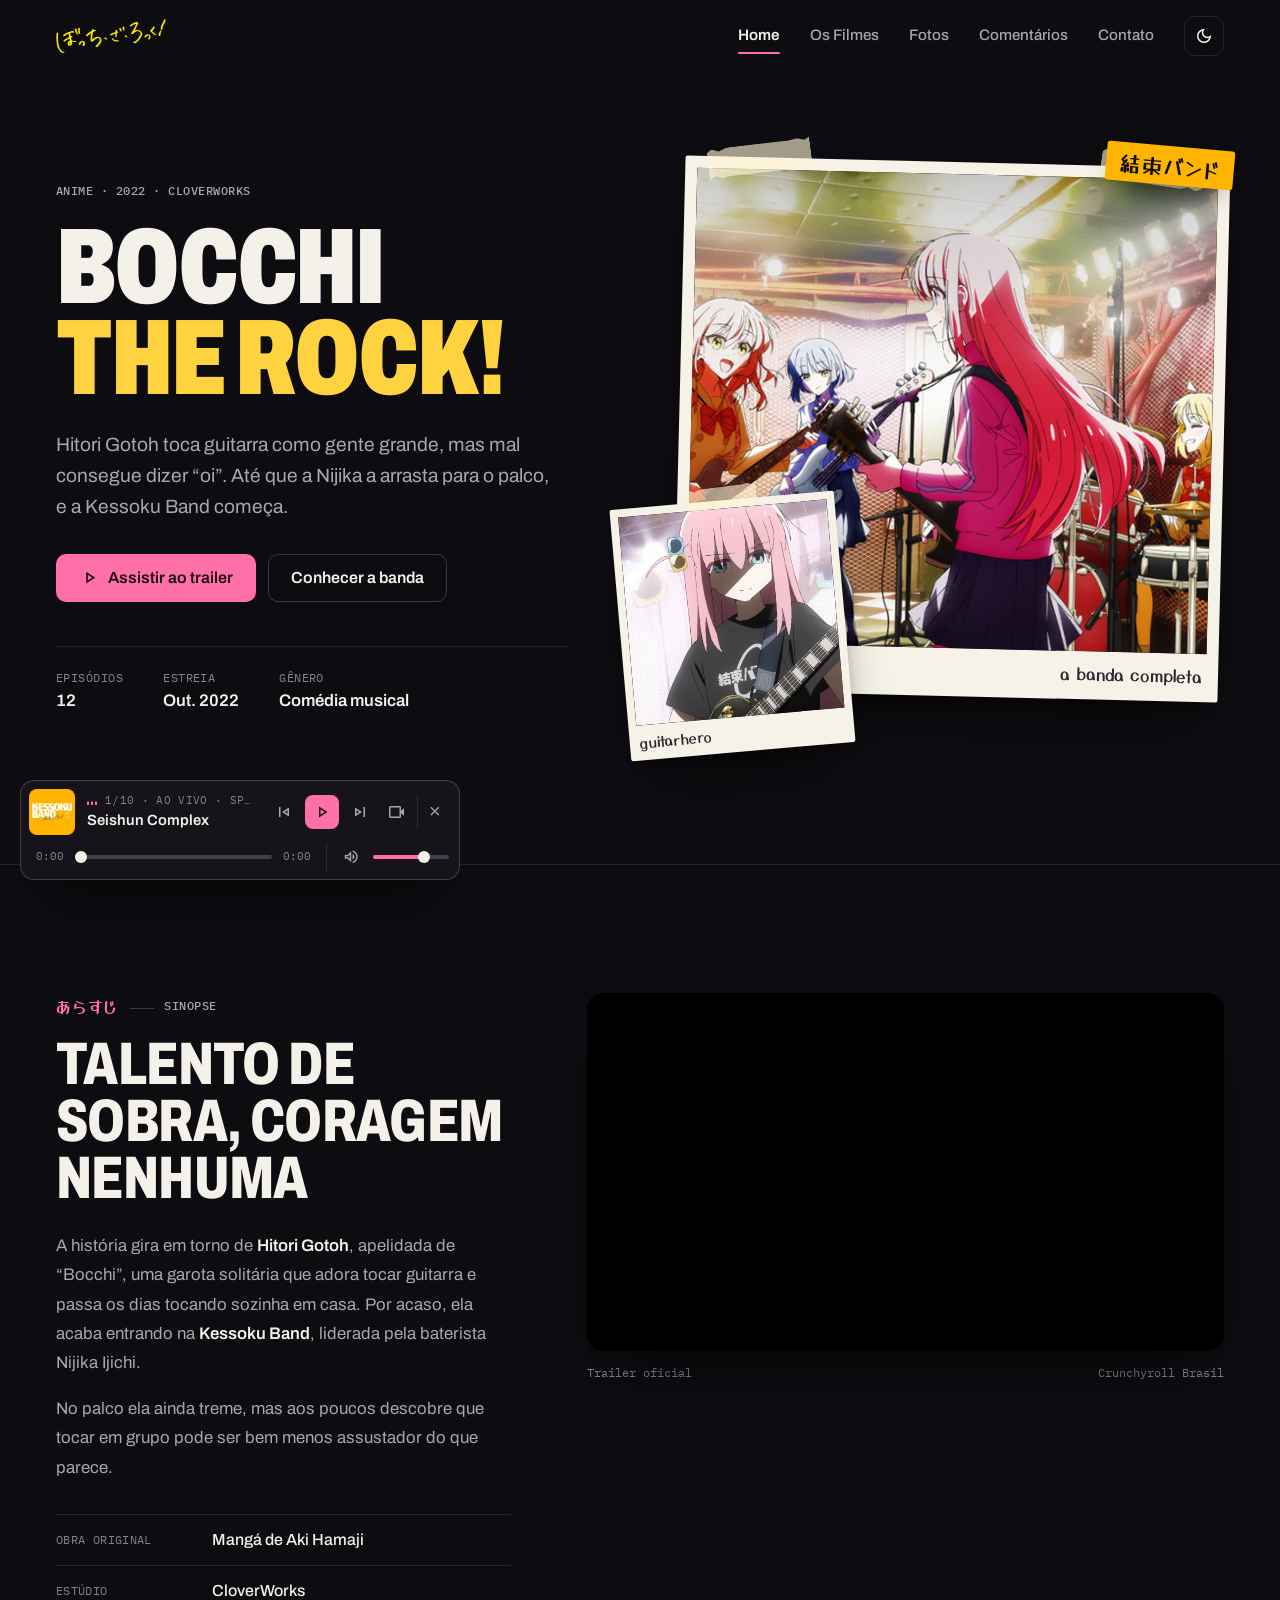
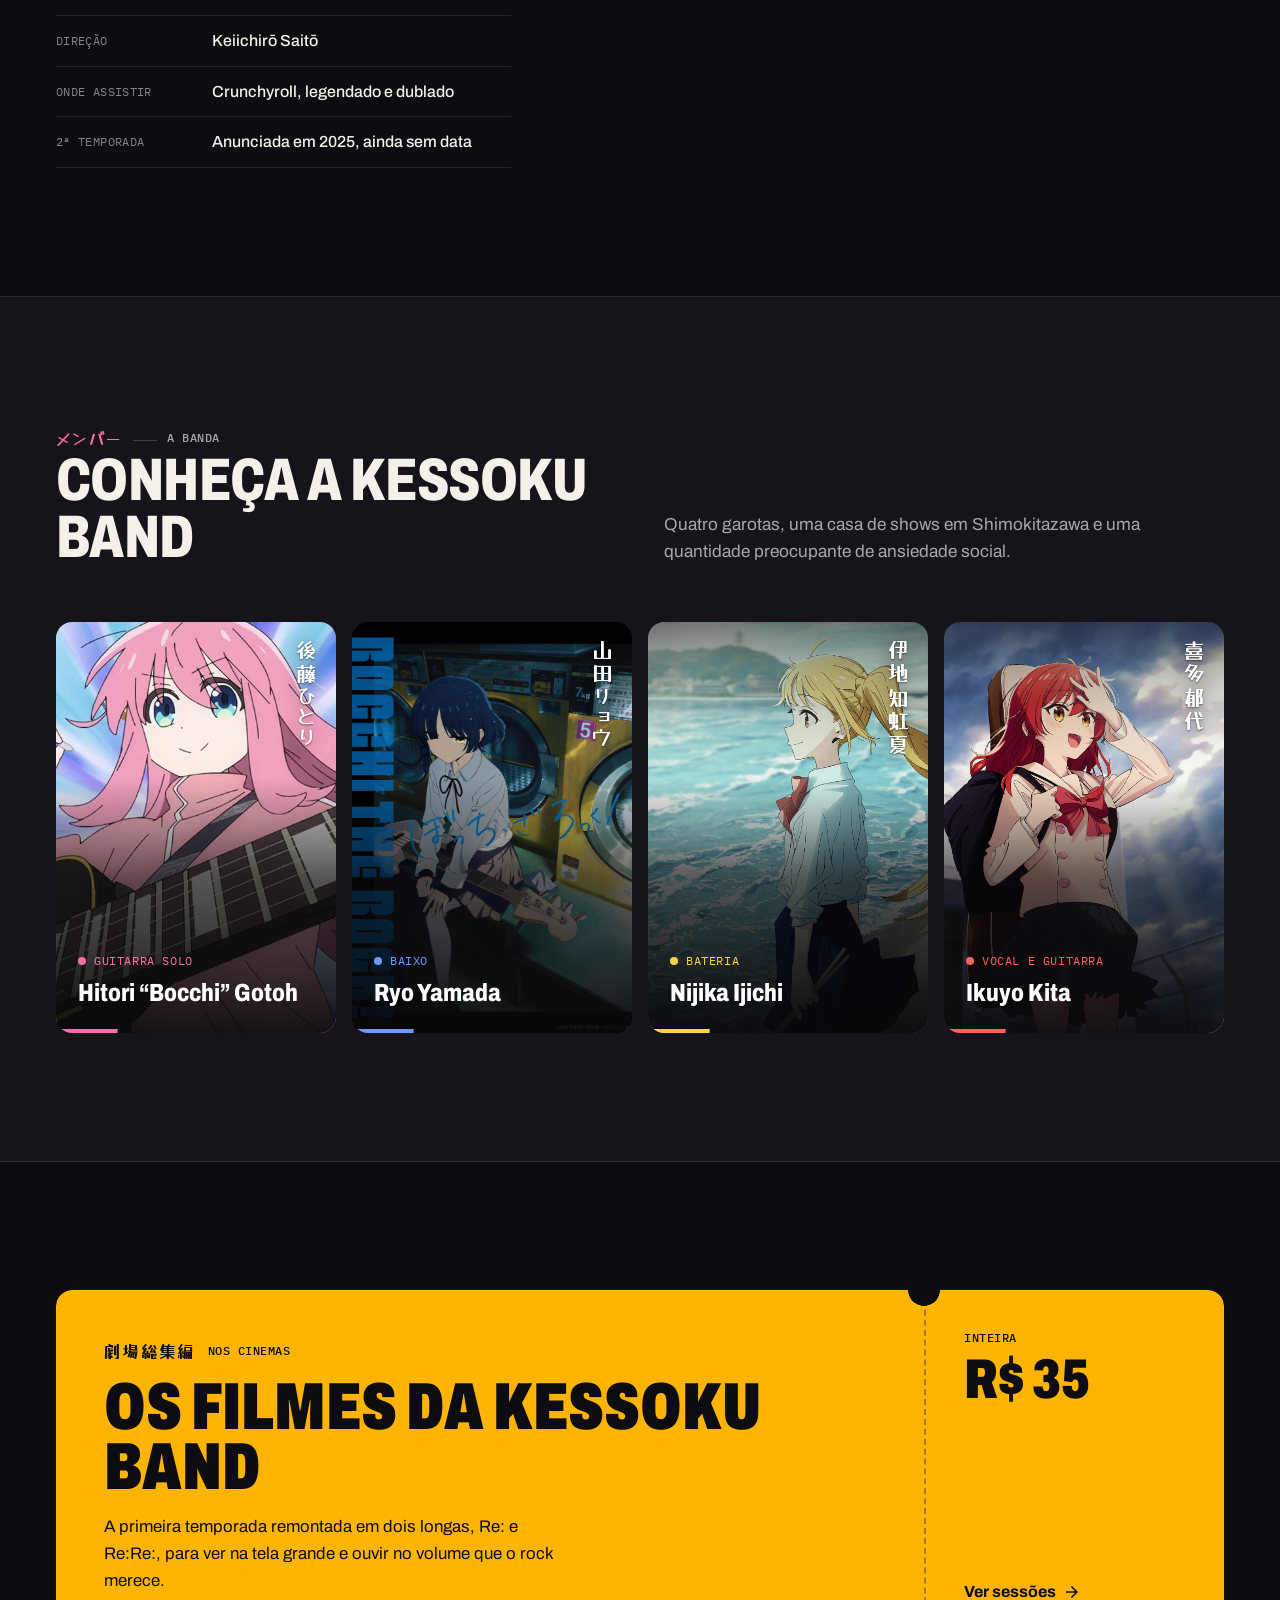
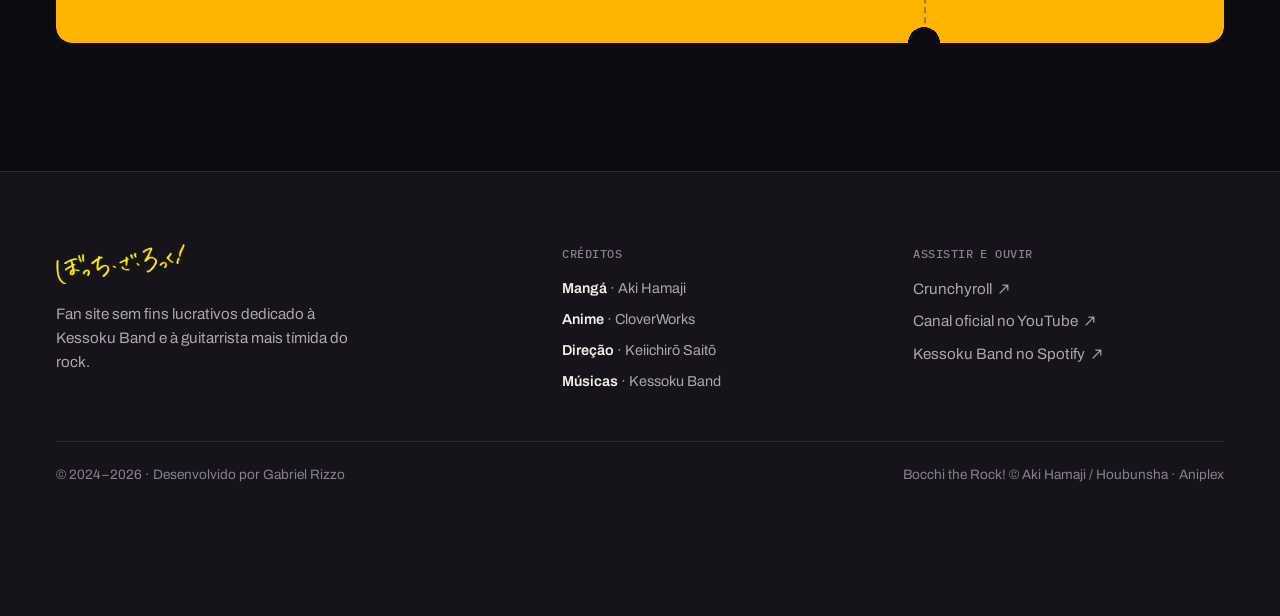
<file: index.html>
<!DOCTYPE html>
<html lang="pt-BR">

<head>
    <meta charset="UTF-8">
    <meta name="viewport" content="width=device-width, initial-scale=1.0">
    <meta name="description"
        content="Bocchi The Rock! — Site dedicado ao anime sobre Hitori Gotoh e a Kessoku Band. Confira a sinopse, personagens, fotos e muito mais.">
    <title>Bocchi The Rock! — Anime</title>
    <!-- Tema salvo aplicado antes da primeira pintura -->
    <script>
        document.documentElement.classList.add('js');
        try {
            if (localStorage.getItem('bocchiTheme') === 'light') document.documentElement.classList.add('light-theme');
        } catch (e) {}
    </script>
    <!-- Favicon & PWA -->
    <link rel="icon" type="image/svg+xml" href="./assets/images/favicon.svg">
    <link rel="icon" type="image/png" sizes="192x192" href="./assets/images/icon-192.png">
    <link rel="apple-touch-icon" href="./assets/images/apple-touch-icon.png">
    <link rel="manifest" href="./manifest.json">
    <meta name="theme-color" content="#0d0c10">
    <meta name="color-scheme" content="dark light">
    <!-- Fonts -->
    <link rel="preconnect" href="https://fonts.googleapis.com">
    <link rel="preconnect" href="https://fonts.gstatic.com" crossorigin>
    <link rel="stylesheet" href="https://fonts.googleapis.com/css2?family=Archivo:wdth,wght@62..125,400..900&family=IBM+Plex+Mono:wght@400;500&family=Yusei+Magic&display=swap">
    <link rel="stylesheet" href="https://fonts.googleapis.com/css2?family=Material+Symbols+Outlined:opsz,wght,FILL,GRAD@24,400,0..1,0&display=block">
    <!-- Open Graph -->
    <meta property="og:title" content="Bocchi The Rock! — Anime">
    <meta property="og:description"
        content="Acompanhe a jornada da Kessoku Band! Sinopse, personagens, galeria e muito mais.">
    <meta property="og:image" content="./assets/images/og-preview.jpg">
    <meta property="og:type" content="website">
    <!-- Styles -->
    <link rel="stylesheet" href="./global.css">
    <link rel="stylesheet" href="./styles.css">
</head>

<body>
    <!-- Skip to Content (Accessibility) -->
    <a href="#main-content" class="skip-to-content">Pular para o conteúdo</a>

    <!-- Mobile Menu Overlay -->
    <div class="menu-overlay" aria-hidden="true"></div>

    <header class="site-header">
        <div class="header-inner">
            <a href="index.html" class="brand" aria-label="Bocchi the Rock! — página inicial">
                <img id="logo" src="./assets/images/Logo Bocchi 2.png" alt="" width="2560" height="793">
            </a>
            <nav class="main-nav" id="main-nav" aria-label="Navegação principal">
                <ul class="nav-list">
                    <li><a href="index.html" class="nav-link active" aria-current="page">Home</a></li>
                    <li><a href="filme.html" class="nav-link">Os Filmes</a></li>
                    <li><a href="fotos.html" class="nav-link">Fotos</a></li>
                    <li><a href="comentarios.html" class="nav-link">Comentários</a></li>
                    <li><a href="contato.html" class="nav-link">Contato</a></li>
                </ul>
            </nav>
            <div class="header-actions">
                <button class="theme-toggle" type="button" aria-label="Tema claro" aria-pressed="false" title="Alternar tema">
                    <span class="material-symbols-outlined icon-dark" aria-hidden="true">dark_mode</span>
                    <span class="material-symbols-outlined icon-light" aria-hidden="true">light_mode</span>
                </button>
                <button class="mobile-menu-btn" type="button" aria-controls="main-nav" aria-expanded="false" aria-label="Abrir menu">
                    <span class="material-symbols-outlined" aria-hidden="true">menu</span>
                </button>
            </div>
        </div>
    </header>

    <main id="main-content">
        <!-- Hero -->
        <section class="hero" aria-labelledby="hero-title">
            <div class="hero-inner">
                <div class="hero-copy">
                    <p class="eyebrow">Anime · 2022 · CloverWorks</p>
                    <h1 class="hero-title" id="hero-title">Bocchi<br><span class="hl">the Rock!</span></h1>
                    <p class="hero-lead">
                        Hitori Gotoh toca guitarra como gente grande, mas mal consegue dizer “oi”.
                        Até que a Nijika a arrasta para o palco, e a Kessoku Band começa.
                    </p>
                    <div class="hero-actions">
                        <a href="#trailer" class="btn btn-primary">
                            <span class="material-symbols-outlined" aria-hidden="true">play_arrow</span>
                            Assistir ao trailer
                        </a>
                        <a href="#banda" class="btn btn-ghost">Conhecer a banda</a>
                    </div>
                    <dl class="hero-facts">
                        <div>
                            <dt>Episódios</dt>
                            <dd>12</dd>
                        </div>
                        <div>
                            <dt>Estreia</dt>
                            <dd>Out. 2022</dd>
                        </div>
                        <div>
                            <dt>Gênero</dt>
                            <dd>Comédia musical</dd>
                        </div>
                    </dl>
                </div>

                <div class="hero-art poster-wall poster-wall--collage">
                    <figure class="poster poster--main">
                        <div class="poster-print">
                            <span class="tape tape--left" aria-hidden="true"></span>
                            <span class="tape tape--right" aria-hidden="true"></span>
                            <div class="poster-photo">
                                <img src="./assets/images/banner-header.jpg"
                                    alt="Kita, Ryo, Hitori e Nijika tocando juntas no palco" width="1140" height="500"
                                    fetchpriority="high">
                            </div>
                            <figcaption class="poster-caption">
                                <span class="hand">a banda completa</span>
                                <small>Key visual · 2022</small>
                            </figcaption>
                        </div>
                    </figure>
                    <figure class="poster poster--small">
                        <div class="poster-print">
                            <span class="tape tape--center" aria-hidden="true"></span>
                            <div class="poster-photo">
                                <img src="./assets/images/anime5.jpg" alt="Hitori com a guitarra sob as luzes do palco"
                                    width="1280" height="720" loading="lazy">
                            </div>
                            <figcaption class="poster-caption">
                                <span class="hand">guitarhero</span>
                            </figcaption>
                        </div>
                    </figure>
                    <span class="sticker" lang="ja" aria-hidden="true">結束バンド</span>
                </div>
            </div>
        </section>

        <!-- Sinopse + Trailer -->
        <section class="section about" id="sobre" aria-labelledby="sobre-title">
            <div class="container about-grid">
                <div class="about-copy reveal">
                    <p class="eyebrow"><span class="jp" lang="ja">あらすじ</span>Sinopse</p>
                    <h2 class="section-heading" id="sobre-title">Talento de sobra, coragem nenhuma</h2>
                    <p class="description">
                        A história gira em torno de <strong>Hitori Gotoh</strong>, apelidada de “Bocchi”, uma garota
                        solitária que adora tocar guitarra e passa os dias tocando sozinha em casa. Por acaso, ela
                        acaba entrando na <strong>Kessoku Band</strong>, liderada pela baterista Nijika Ijichi.
                    </p>
                    <p class="description">
                        No palco ela ainda treme, mas aos poucos descobre que tocar em grupo pode ser bem menos
                        assustador do que parece.
                    </p>
                    <dl class="spec-list">
                        <div>
                            <dt>Obra original</dt>
                            <dd>Mangá de Aki Hamaji</dd>
                        </div>
                        <div>
                            <dt>Estúdio</dt>
                            <dd>CloverWorks</dd>
                        </div>
                        <div>
                            <dt>Direção</dt>
                            <dd>Keiichirō Saitō</dd>
                        </div>
                        <div>
                            <dt>Onde assistir</dt>
                            <dd>Crunchyroll, legendado e dublado</dd>
                        </div>
                        <div>
                            <dt>2ª temporada</dt>
                            <dd>Anunciada em 2025, ainda sem data</dd>
                        </div>
                    </dl>
                </div>

                <div class="about-media reveal" id="trailer">
                    <div class="video-frame">
                        <iframe src="https://www.youtube-nocookie.com/embed/etKsUzvVLsg"
                            title="Trailer oficial de Bocchi The Rock!"
                            allow="accelerometer; autoplay; clipboard-write; encrypted-media; gyroscope; picture-in-picture; web-share"
                            allowfullscreen loading="lazy">
                        </iframe>
                    </div>
                    <p class="media-caption">
                        <span>Trailer oficial</span>
                        <span>Crunchyroll Brasil</span>
                    </p>
                </div>
            </div>
        </section>

        <!-- Cards das integrantes -->
        <section class="section band" id="banda" aria-labelledby="banda-title">
            <div class="container">
                <div class="section-head section-head--split reveal">
                    <div>
                        <p class="eyebrow"><span class="jp" lang="ja">メンバー</span>A banda</p>
                        <h2 class="section-heading" id="banda-title">Conheça a Kessoku Band</h2>
                    </div>
                    <p class="section-lead">
                        Quatro garotas, uma casa de shows em Shimokitazawa e uma quantidade preocupante de
                        ansiedade social.
                    </p>
                </div>

                <div class="cards-content reveal-stagger">
                    <article class="member-card member-card--bocchi" tabindex="0">
                        <div class="member-photo" aria-hidden="true"></div>
                        <span class="member-jp" lang="ja" aria-hidden="true">後藤ひとり</span>
                        <div class="member-body">
                            <span class="member-role">Guitarra solo</span>
                            <h3 class="member-name">Hitori “Bocchi” Gotoh</h3>
                            <p class="member-bio">
                                Famosa no YouTube como “guitarhero”, travada em qualquer conversa com mais de
                                uma pessoa.
                            </p>
                        </div>
                    </article>
                    <article class="member-card member-card--ryo" tabindex="0">
                        <div class="member-photo" aria-hidden="true"></div>
                        <span class="member-jp" lang="ja" aria-hidden="true">山田リョウ</span>
                        <div class="member-body">
                            <span class="member-role">Baixo</span>
                            <h3 class="member-name">Ryo Yamada</h3>
                            <p class="member-bio">
                                Calada, excêntrica e sempre sem dinheiro. Compõe as músicas da banda, e pede
                                emprestado para o almoço.
                            </p>
                        </div>
                    </article>
                    <article class="member-card member-card--nijika" tabindex="0">
                        <div class="member-photo" aria-hidden="true"></div>
                        <span class="member-jp" lang="ja" aria-hidden="true">伊地知虹夏</span>
                        <div class="member-body">
                            <span class="member-role">Bateria</span>
                            <h3 class="member-name">Nijika Ijichi</h3>
                            <p class="member-bio">
                                Líder e coração da banda. A irmã mais velha, Seika, é dona da casa de shows
                                STARRY.
                            </p>
                        </div>
                    </article>
                    <article class="member-card member-card--kita" tabindex="0">
                        <div class="member-photo" aria-hidden="true"></div>
                        <span class="member-jp" lang="ja" aria-hidden="true">喜多郁代</span>
                        <div class="member-body">
                            <span class="member-role">Vocal e guitarra</span>
                            <h3 class="member-name">Ikuyo Kita</h3>
                            <p class="member-bio">
                                A extrovertida da turma. Entrou na banda sem saber tocar e aprendeu guitarra com a
                                própria Bocchi.
                            </p>
                        </div>
                    </article>
                </div>
                <p class="cards-hint" aria-hidden="true">
                    Arraste para ver todas
                    <span class="material-symbols-outlined">arrow_forward</span>
                </p>
            </div>
        </section>

        <!-- Chamada para o filme -->
        <section class="section film-cta" aria-labelledby="film-cta-title">
            <div class="container reveal">
                <a class="ticket-link" href="filme.html#ticket-section">
                    <div class="ticket">
                        <div class="ticket-main">
                            <p class="ticket-kicker"><span class="jp" lang="ja">劇場総集編</span>Nos cinemas</p>
                            <h2 class="ticket-title" id="film-cta-title">Os filmes da Kessoku Band</h2>
                            <p class="ticket-text">
                                A primeira temporada remontada em dois longas, Re: e Re:Re:, para ver na tela grande
                                e ouvir no volume que o rock merece.
                            </p>
                        </div>
                        <div class="ticket-stub">
                            <div class="stub-info">
                                <span class="stub-label">Inteira</span>
                                <span class="stub-price">R$ 35</span>
                            </div>
                            <span class="stub-cta">
                                Ver sessões
                                <span class="material-symbols-outlined" aria-hidden="true">arrow_forward</span>
                            </span>
                        </div>
                    </div>
                </a>
            </div>
        </section>
    </main>

    <footer class="site-footer">
        <div class="footer-inner">
            <div class="footer-brand">
                <a href="index.html" aria-label="Bocchi the Rock! — página inicial">
                    <img class="footer-logo" src="./assets/images/Logo Bocchi 2.png" alt="" width="2560" height="793" loading="lazy">
                </a>
                <p>Fan site sem fins lucrativos dedicado à Kessoku Band e à guitarrista mais tímida do rock.</p>
            </div>
            <div>
                <p class="footer-title">Créditos</p>
                <ul class="footer-credits">
                    <li><strong>Mangá</strong> · Aki Hamaji</li>
                    <li><strong>Anime</strong> · CloverWorks</li>
                    <li><strong>Direção</strong> · Keiichirō Saitō</li>
                    <li><strong>Músicas</strong> · Kessoku Band</li>
                </ul>
            </div>
            <div>
                <p class="footer-title">Assistir e ouvir</p>
                <ul class="footer-links">
                    <li>
                        <a href="https://www.crunchyroll.com/pt-br/search?q=bocchi%20the%20rock" target="_blank" rel="noopener">
                            Crunchyroll
                            <span class="material-symbols-outlined" aria-hidden="true">north_east</span>
                            <span class="visually-hidden">(abre em nova aba)</span>
                        </a>
                    </li>
                    <li>
                        <a href="https://www.youtube.com/@btr_anime_official" target="_blank" rel="noopener">
                            Canal oficial no YouTube
                            <span class="material-symbols-outlined" aria-hidden="true">north_east</span>
                            <span class="visually-hidden">(abre em nova aba)</span>
                        </a>
                    </li>
                    <li>
                        <a href="https://open.spotify.com/search/kessoku%20band" target="_blank" rel="noopener">
                            Kessoku Band no Spotify
                            <span class="material-symbols-outlined" aria-hidden="true">north_east</span>
                            <span class="visually-hidden">(abre em nova aba)</span>
                        </a>
                    </li>
                </ul>
            </div>
        </div>
        <div class="footer-bottom">
            <p>© <span class="copyright-year">2024</span> · Desenvolvido por Gabriel Rizzo</p>
            <p>Bocchi the Rock! © Aki Hamaji / Houbunsha · Aniplex</p>
        </div>
    </footer>

    <!-- Back to Top Button -->
    <button class="back-to-top" type="button" aria-label="Voltar ao topo">
        <span class="material-symbols-outlined" aria-hidden="true">arrow_upward</span>
    </button>

    <script src="script.js"></script>
    <script src="player.js"></script>
</body>

</html>
</file>
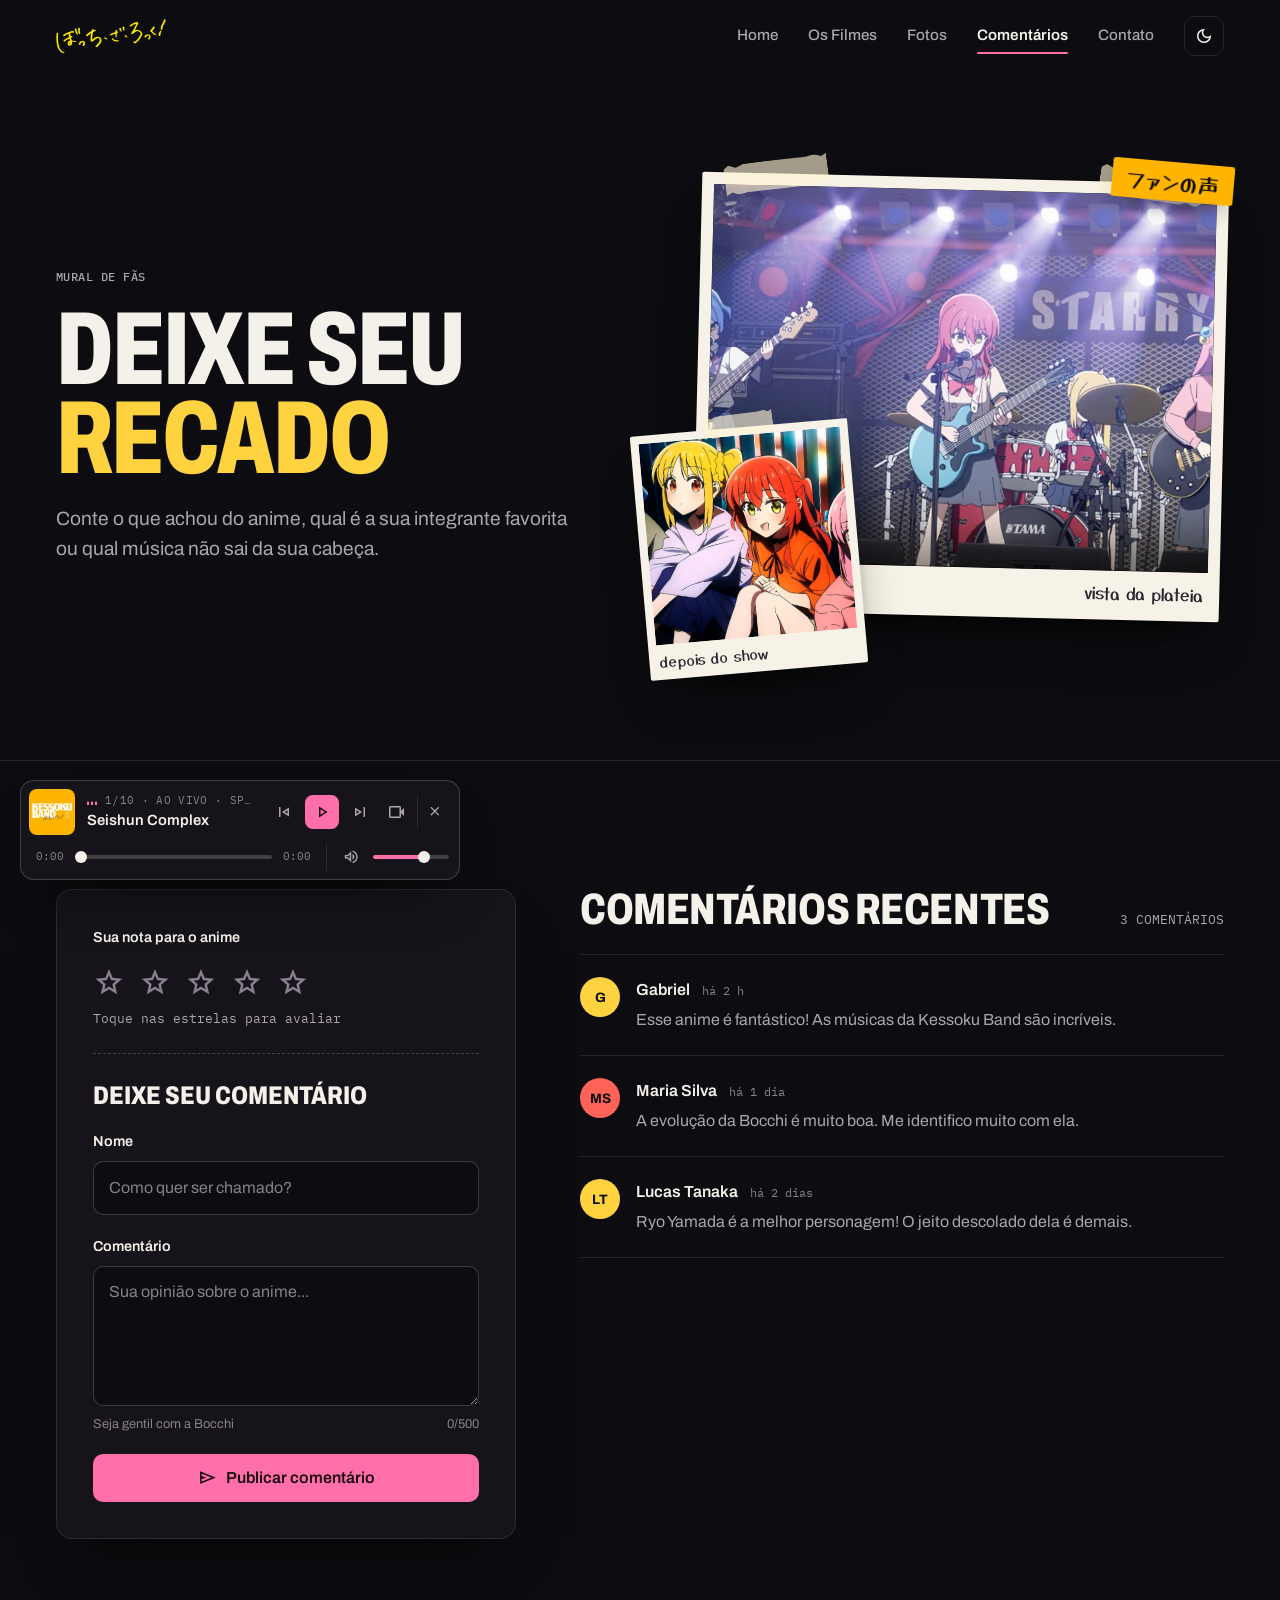
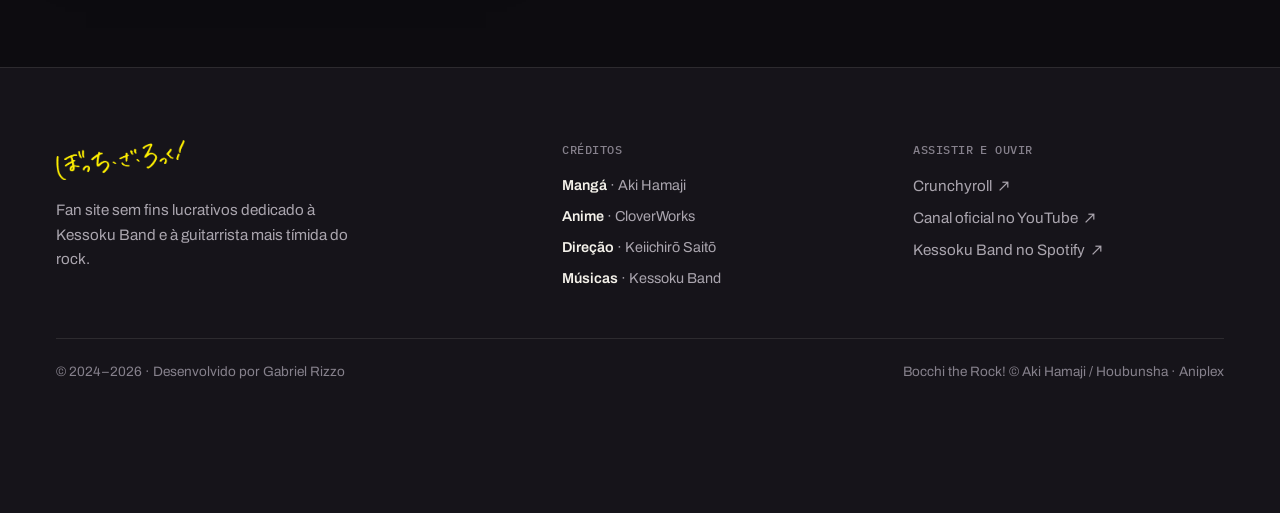
<file: comentarios.html>
<!DOCTYPE html>
<html lang="pt-BR">

<head>
    <meta charset="UTF-8">
    <meta name="viewport" content="width=device-width, initial-scale=1.0">
    <meta name="description" content="Mural de fãs de Bocchi The Rock! — Deixe seu comentário e compartilhe seu amor pelo anime.">
    <title>Bocchi The Rock! — Comentários</title>
    <!-- Tema salvo aplicado antes da primeira pintura -->
    <script>
        document.documentElement.classList.add('js');
        try {
            if (localStorage.getItem('bocchiTheme') === 'light') document.documentElement.classList.add('light-theme');
        } catch (e) {}
    </script>
    <!-- Favicon & PWA -->
    <link rel="icon" type="image/svg+xml" href="./assets/images/favicon.svg">
    <link rel="icon" type="image/png" sizes="192x192" href="./assets/images/icon-192.png">
    <link rel="apple-touch-icon" href="./assets/images/apple-touch-icon.png">
    <link rel="manifest" href="./manifest.json">
    <meta name="theme-color" content="#0d0c10">
    <meta name="color-scheme" content="dark light">
    <!-- Fonts -->
    <link rel="preconnect" href="https://fonts.googleapis.com">
    <link rel="preconnect" href="https://fonts.gstatic.com" crossorigin>
    <link rel="stylesheet" href="https://fonts.googleapis.com/css2?family=Archivo:wdth,wght@62..125,400..900&family=IBM+Plex+Mono:wght@400;500&family=Yusei+Magic&display=swap">
    <link rel="stylesheet" href="https://fonts.googleapis.com/css2?family=Material+Symbols+Outlined:opsz,wght,FILL,GRAD@24,400,0..1,0&display=block">
    <!-- Open Graph -->
    <meta property="og:title" content="Bocchi The Rock! — Mural de Fãs">
    <meta property="og:description" content="Compartilhe seu amor por Bocchi The Rock! no mural de fãs.">
    <meta property="og:image" content="./assets/images/og-preview.jpg">
    <meta property="og:type" content="website">
    <!-- Styles -->
    <link rel="stylesheet" href="./global.css">
    <link rel="stylesheet" href="./comentarios.css">
</head>

<body>
    <!-- Skip to Content (Accessibility) -->
    <a href="#main-content" class="skip-to-content">Pular para o conteúdo</a>

    <!-- Mobile Menu Overlay -->
    <div class="menu-overlay" aria-hidden="true"></div>

    <header class="site-header">
        <div class="header-inner">
            <a href="index.html" class="brand" aria-label="Bocchi the Rock! — página inicial">
                <img id="logo" src="./assets/images/Logo Bocchi 2.png" alt="" width="2560" height="793">
            </a>
            <nav class="main-nav" id="main-nav" aria-label="Navegação principal">
                <ul class="nav-list">
                    <li><a href="index.html" class="nav-link">Home</a></li>
                    <li><a href="filme.html" class="nav-link">Os Filmes</a></li>
                    <li><a href="fotos.html" class="nav-link">Fotos</a></li>
                    <li><a href="comentarios.html" class="nav-link active" aria-current="page">Comentários</a></li>
                    <li><a href="contato.html" class="nav-link">Contato</a></li>
                </ul>
            </nav>
            <div class="header-actions">
                <button class="theme-toggle" type="button" aria-label="Tema claro" aria-pressed="false" title="Alternar tema">
                    <span class="material-symbols-outlined icon-dark" aria-hidden="true">dark_mode</span>
                    <span class="material-symbols-outlined icon-light" aria-hidden="true">light_mode</span>
                </button>
                <button class="mobile-menu-btn" type="button" aria-controls="main-nav" aria-expanded="false" aria-label="Abrir menu">
                    <span class="material-symbols-outlined" aria-hidden="true">menu</span>
                </button>
            </div>
        </div>
    </header>

    <main id="main-content">
        <section class="page-hero" aria-labelledby="page-title">
            <div class="page-hero-inner">
                <div class="page-hero-copy">
                    <p class="eyebrow">Mural de fãs</p>
                    <h1 id="page-title">Deixe seu <span class="hl">recado</span></h1>
                    <p class="page-hero-lead">
                        Conte o que achou do anime, qual é a sua integrante favorita ou qual música não sai da sua
                        cabeça.
                    </p>
                </div>
                <div class="page-hero-art poster-wall poster-wall--collage">
                    <figure class="poster poster--main">
                        <div class="poster-print">
                            <span class="tape tape--left" aria-hidden="true"></span>
                            <span class="tape tape--right" aria-hidden="true"></span>
                            <div class="poster-photo">
                                <img src="./assets/images/show2.jpg"
                                    alt="Kessoku Band tocando no palco da casa de shows STARRY" width="1920" height="1080">
                            </div>
                            <figcaption class="poster-caption">
                                <span class="hand">vista da plateia</span>
                                <small>STARRY</small>
                            </figcaption>
                        </div>
                    </figure>
                    <figure class="poster poster--small">
                        <div class="poster-print">
                            <span class="tape tape--center" aria-hidden="true"></span>
                            <div class="poster-photo">
                                <img src="./assets/images/anime1.jpg" alt="Ryo, Nijika, Kita e Hitori sentadas lado a lado"
                                    width="1920" height="1080" loading="lazy">
                            </div>
                            <figcaption class="poster-caption">
                                <span class="hand">depois do show</span>
                            </figcaption>
                        </div>
                    </figure>
                    <span class="sticker" lang="ja" aria-hidden="true">ファンの声</span>
                </div>
            </div>
        </section>

        <section class="section">
            <div class="container comments-layout">
                <aside class="form-wrapper panel reveal" aria-labelledby="form-title">
                    <!-- Rating Widget -->
                    <div class="rating-widget">
                        <p class="rating-title" id="rating-title">Sua nota para o anime</p>
                        <div class="stars-container" role="group" aria-labelledby="rating-title">
                            <button type="button" class="star" data-value="1" aria-label="Nota 1 de 5" aria-pressed="false">
                                <span class="material-symbols-outlined" aria-hidden="true">star</span>
                            </button>
                            <button type="button" class="star" data-value="2" aria-label="Nota 2 de 5" aria-pressed="false">
                                <span class="material-symbols-outlined" aria-hidden="true">star</span>
                            </button>
                            <button type="button" class="star" data-value="3" aria-label="Nota 3 de 5" aria-pressed="false">
                                <span class="material-symbols-outlined" aria-hidden="true">star</span>
                            </button>
                            <button type="button" class="star" data-value="4" aria-label="Nota 4 de 5" aria-pressed="false">
                                <span class="material-symbols-outlined" aria-hidden="true">star</span>
                            </button>
                            <button type="button" class="star" data-value="5" aria-label="Nota 5 de 5" aria-pressed="false">
                                <span class="material-symbols-outlined" aria-hidden="true">star</span>
                            </button>
                        </div>
                        <p id="rating-feedback" aria-live="polite">Toque nas estrelas para avaliar</p>
                    </div>

                    <h2 class="form-title" id="form-title">Deixe seu comentário</h2>
                    <form id="comment-form" novalidate>
                        <div class="form-group">
                            <label for="name">Nome</label>
                            <input type="text" id="name" name="name" placeholder="Como quer ser chamado?"
                                autocomplete="nickname" maxlength="40" required>
                        </div>
                        <div class="form-group">
                            <label for="comment">Comentário</label>
                            <textarea id="comment" name="comment" rows="4" maxlength="500"
                                placeholder="Sua opinião sobre o anime..." required></textarea>
                            <p class="field-hint">
                                <span>Seja gentil com a Bocchi</span>
                                <span id="comment-count">0/500</span>
                            </p>
                        </div>
                        <button type="submit" class="btn btn-primary btn-block">
                            <span class="material-symbols-outlined" aria-hidden="true">send</span>
                            Publicar comentário
                        </button>
                    </form>
                </aside>

                <div class="comments-wrapper reveal" aria-labelledby="comments-title">
                    <div class="comments-header">
                        <h2 class="section-heading" id="comments-title">Comentários recentes</h2>
                        <span class="comment-count" id="commentCount" aria-live="polite">0 comentários</span>
                    </div>
                    <ul id="comment-list">
                    </ul>
                    <div class="empty-state hidden" id="emptyState">
                        <span class="material-symbols-outlined" aria-hidden="true">forum</span>
                        <p>Nenhum comentário ainda. Seja o primeiro!</p>
                    </div>
                </div>
            </div>
        </section>
    </main>

    <footer class="site-footer">
        <div class="footer-inner">
            <div class="footer-brand">
                <a href="index.html" aria-label="Bocchi the Rock! — página inicial">
                    <img class="footer-logo" src="./assets/images/Logo Bocchi 2.png" alt="" width="2560" height="793" loading="lazy">
                </a>
                <p>Fan site sem fins lucrativos dedicado à Kessoku Band e à guitarrista mais tímida do rock.</p>
            </div>
            <div>
                <p class="footer-title">Créditos</p>
                <ul class="footer-credits">
                    <li><strong>Mangá</strong> · Aki Hamaji</li>
                    <li><strong>Anime</strong> · CloverWorks</li>
                    <li><strong>Direção</strong> · Keiichirō Saitō</li>
                    <li><strong>Músicas</strong> · Kessoku Band</li>
                </ul>
            </div>
            <div>
                <p class="footer-title">Assistir e ouvir</p>
                <ul class="footer-links">
                    <li>
                        <a href="https://www.crunchyroll.com/pt-br/search?q=bocchi%20the%20rock" target="_blank" rel="noopener">
                            Crunchyroll
                            <span class="material-symbols-outlined" aria-hidden="true">north_east</span>
                            <span class="visually-hidden">(abre em nova aba)</span>
                        </a>
                    </li>
                    <li>
                        <a href="https://www.youtube.com/@btr_anime_official" target="_blank" rel="noopener">
                            Canal oficial no YouTube
                            <span class="material-symbols-outlined" aria-hidden="true">north_east</span>
                            <span class="visually-hidden">(abre em nova aba)</span>
                        </a>
                    </li>
                    <li>
                        <a href="https://open.spotify.com/search/kessoku%20band" target="_blank" rel="noopener">
                            Kessoku Band no Spotify
                            <span class="material-symbols-outlined" aria-hidden="true">north_east</span>
                            <span class="visually-hidden">(abre em nova aba)</span>
                        </a>
                    </li>
                </ul>
            </div>
        </div>
        <div class="footer-bottom">
            <p>© <span class="copyright-year">2024</span> · Desenvolvido por Gabriel Rizzo</p>
            <p>Bocchi the Rock! © Aki Hamaji / Houbunsha · Aniplex</p>
        </div>
    </footer>

    <!-- Back to Top Button -->
    <button class="back-to-top" type="button" aria-label="Voltar ao topo">
        <span class="material-symbols-outlined" aria-hidden="true">arrow_upward</span>
    </button>

    <script src="script.js"></script>
    <script src="player.js"></script>
    <script src="./comentarios.js"></script>
</body>

</html>
</file>
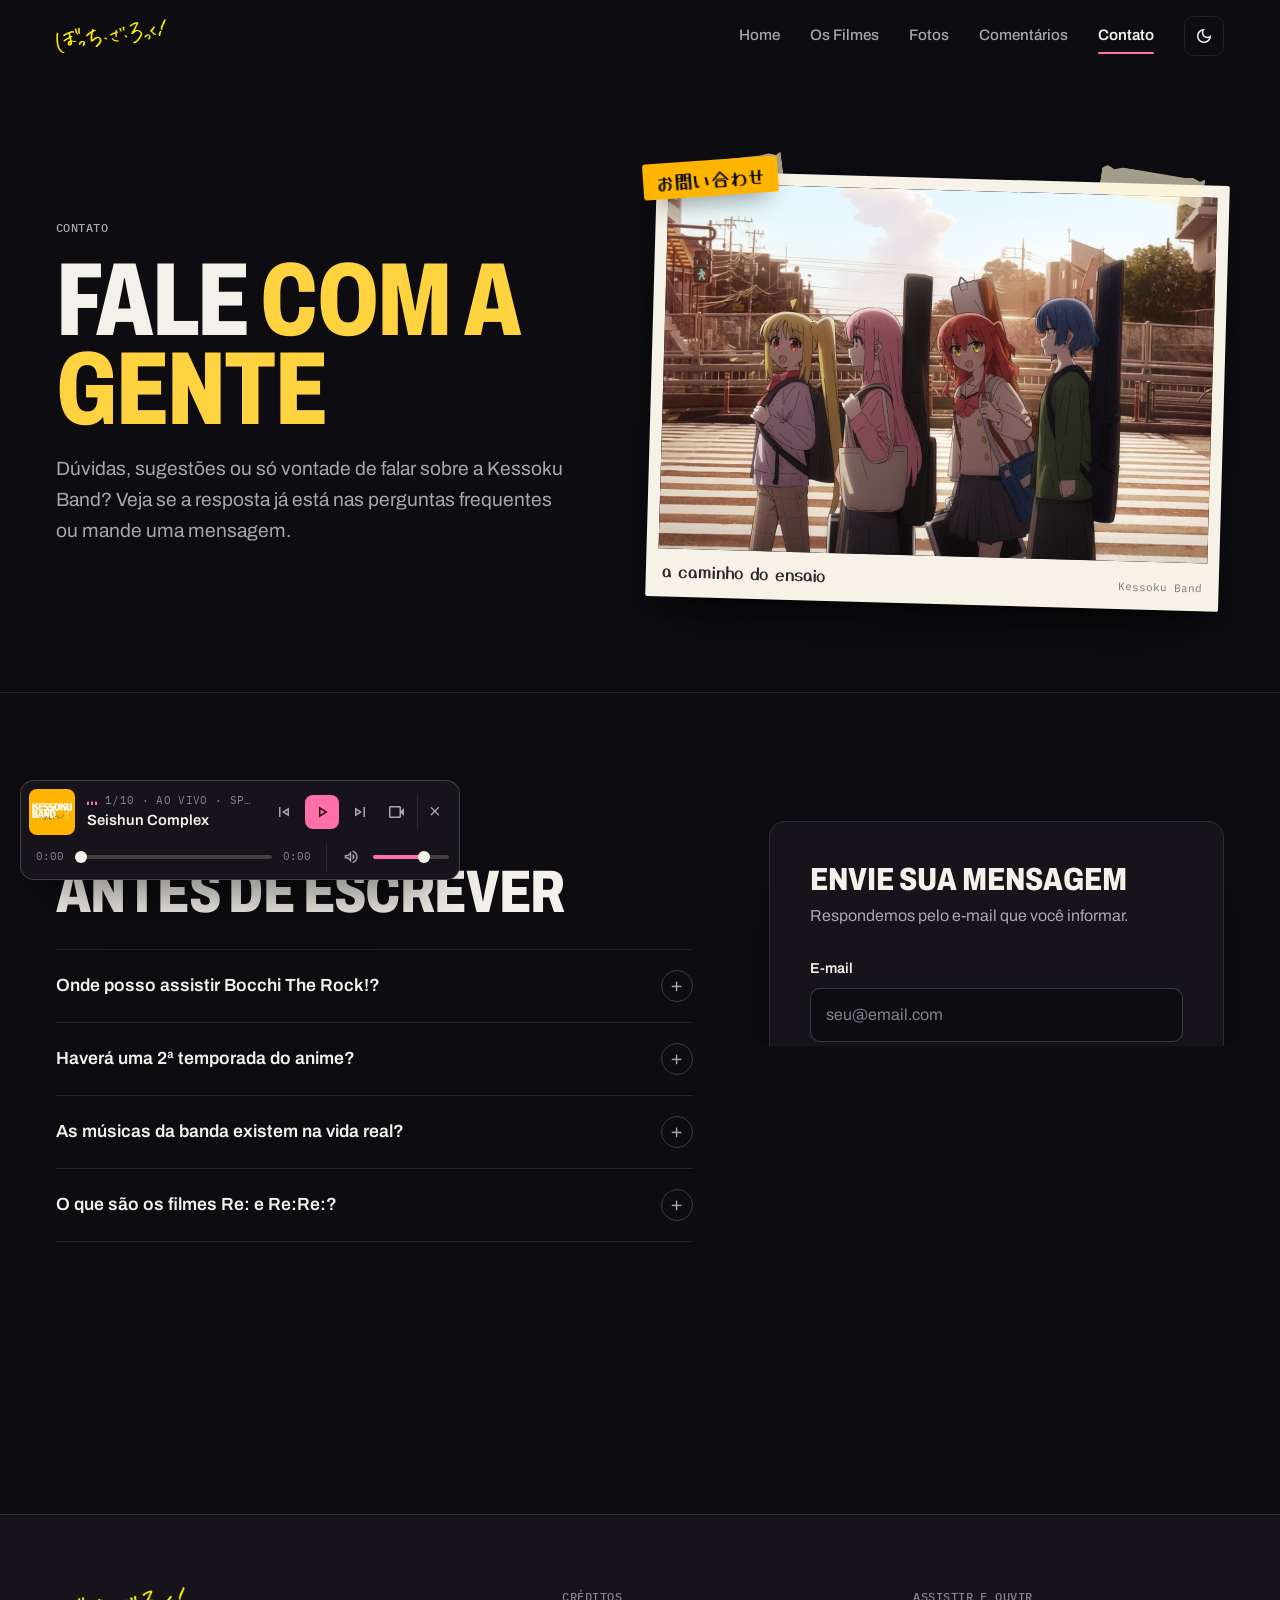
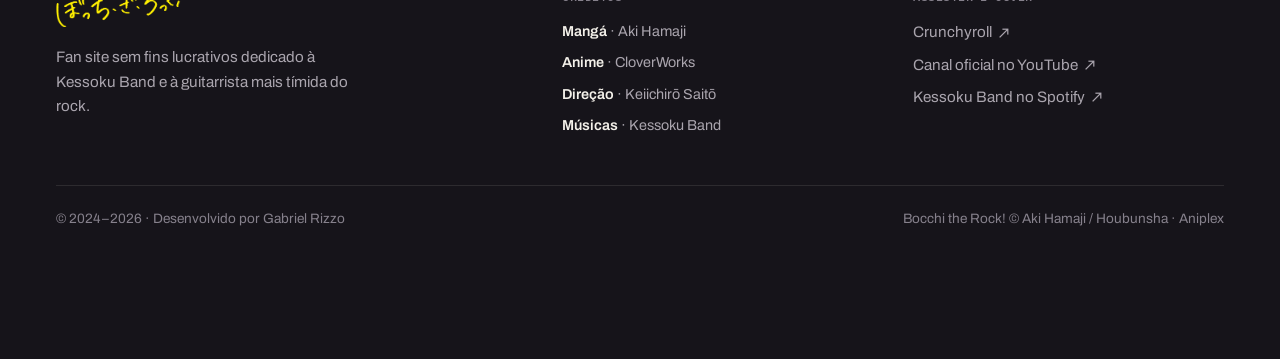
<file: contato.html>
<!DOCTYPE html>
<html lang="pt-BR">

<head>
    <meta charset="UTF-8">
    <meta name="viewport" content="width=device-width, initial-scale=1.0">
    <meta name="description" content="Entre em contato conosco sobre Bocchi The Rock! — Envie sua mensagem, dúvida ou sugestão.">
    <title>Bocchi The Rock! — Contato</title>
    <!-- Tema salvo aplicado antes da primeira pintura -->
    <script>
        document.documentElement.classList.add('js');
        try {
            if (localStorage.getItem('bocchiTheme') === 'light') document.documentElement.classList.add('light-theme');
        } catch (e) {}
    </script>
    <!-- Favicon & PWA -->
    <link rel="icon" type="image/svg+xml" href="./assets/images/favicon.svg">
    <link rel="icon" type="image/png" sizes="192x192" href="./assets/images/icon-192.png">
    <link rel="apple-touch-icon" href="./assets/images/apple-touch-icon.png">
    <link rel="manifest" href="./manifest.json">
    <meta name="theme-color" content="#0d0c10">
    <meta name="color-scheme" content="dark light">
    <!-- Fonts -->
    <link rel="preconnect" href="https://fonts.googleapis.com">
    <link rel="preconnect" href="https://fonts.gstatic.com" crossorigin>
    <link rel="stylesheet" href="https://fonts.googleapis.com/css2?family=Archivo:wdth,wght@62..125,400..900&family=IBM+Plex+Mono:wght@400;500&family=Yusei+Magic&display=swap">
    <link rel="stylesheet" href="https://fonts.googleapis.com/css2?family=Material+Symbols+Outlined:opsz,wght,FILL,GRAD@24,400,0..1,0&display=block">
    <!-- Open Graph -->
    <meta property="og:title" content="Bocchi The Rock! — Contato">
    <meta property="og:description" content="Entre em contato sobre Bocchi The Rock!">
    <meta property="og:image" content="./assets/images/og-preview.jpg">
    <meta property="og:type" content="website">
    <!-- Styles -->
    <link rel="stylesheet" href="./global.css">
    <link rel="stylesheet" href="./contato.css">
</head>

<body>
    <!-- Skip to Content (Accessibility) -->
    <a href="#main-content" class="skip-to-content">Pular para o conteúdo</a>

    <!-- Mobile Menu Overlay -->
    <div class="menu-overlay" aria-hidden="true"></div>

    <header class="site-header">
        <div class="header-inner">
            <a href="index.html" class="brand" aria-label="Bocchi the Rock! — página inicial">
                <img id="logo" src="./assets/images/Logo Bocchi 2.png" alt="" width="2560" height="793">
            </a>
            <nav class="main-nav" id="main-nav" aria-label="Navegação principal">
                <ul class="nav-list">
                    <li><a href="index.html" class="nav-link">Home</a></li>
                    <li><a href="filme.html" class="nav-link">Os Filmes</a></li>
                    <li><a href="fotos.html" class="nav-link">Fotos</a></li>
                    <li><a href="comentarios.html" class="nav-link">Comentários</a></li>
                    <li><a href="contato.html" class="nav-link active" aria-current="page">Contato</a></li>
                </ul>
            </nav>
            <div class="header-actions">
                <button class="theme-toggle" type="button" aria-label="Tema claro" aria-pressed="false" title="Alternar tema">
                    <span class="material-symbols-outlined icon-dark" aria-hidden="true">dark_mode</span>
                    <span class="material-symbols-outlined icon-light" aria-hidden="true">light_mode</span>
                </button>
                <button class="mobile-menu-btn" type="button" aria-controls="main-nav" aria-expanded="false" aria-label="Abrir menu">
                    <span class="material-symbols-outlined" aria-hidden="true">menu</span>
                </button>
            </div>
        </div>
    </header>

    <main id="main-content">
        <section class="page-hero" aria-labelledby="page-title">
            <div class="page-hero-inner">
                <div class="page-hero-copy">
                    <p class="eyebrow">Contato</p>
                    <h1 id="page-title">Fale <span class="hl">com a gente</span></h1>
                    <p class="page-hero-lead">
                        Dúvidas, sugestões ou só vontade de falar sobre a Kessoku Band? Veja se a resposta já está
                        nas perguntas frequentes ou mande uma mensagem.
                    </p>
                </div>
                <div class="page-hero-art poster-wall">
                    <figure class="poster">
                        <div class="poster-print">
                            <span class="tape tape--left" aria-hidden="true"></span>
                            <span class="tape tape--right" aria-hidden="true"></span>
                            <div class="poster-photo">
                                <img src="./assets/images/banner-contato.jpg"
                                    alt="Nijika, Hitori, Kita e Ryo atravessando a rua com seus instrumentos"
                                    width="1500" height="500">
                            </div>
                            <figcaption class="poster-caption">
                                <span class="hand">a caminho do ensaio</span>
                                <small>Kessoku Band</small>
                            </figcaption>
                        </div>
                    </figure>
                    <span class="sticker" lang="ja" aria-hidden="true">お問い合わせ</span>
                </div>
            </div>
        </section>

        <section class="section contact-section">
            <div class="container contact-grid">
                <div class="faq-section reveal" aria-labelledby="faq-title">
                    <p class="eyebrow"><span class="jp" lang="ja">よくある質問</span>Perguntas frequentes</p>
                    <h2 class="section-heading" id="faq-title">Antes de escrever</h2>

                    <!-- FAQ Accordion -->
                    <div class="faq-container">
                        <div class="faq-item">
                            <h3 class="faq-heading">
                                <button type="button" class="faq-button" id="faq-btn-1" aria-expanded="false" aria-controls="faq-1">
                                    <span class="faq-title">Onde posso assistir Bocchi The Rock!?</span>
                                    <span class="material-symbols-outlined faq-icon" aria-hidden="true">add</span>
                                </button>
                            </h3>
                            <div class="faq-content" id="faq-1" role="region" aria-labelledby="faq-btn-1">
                                <p>Os 12 episódios estão na <strong>Crunchyroll</strong>, com áudio original em japonês e dublagem em português brasileiro. Os dois filmes compilatórios também entraram no catálogo da plataforma em alguns países.</p>
                            </div>
                        </div>

                        <div class="faq-item">
                            <h3 class="faq-heading">
                                <button type="button" class="faq-button" id="faq-btn-2" aria-expanded="false" aria-controls="faq-2">
                                    <span class="faq-title">Haverá uma 2ª temporada do anime?</span>
                                    <span class="material-symbols-outlined faq-icon" aria-hidden="true">add</span>
                                </button>
                            </h3>
                            <div class="faq-content" id="faq-2" role="region" aria-labelledby="faq-btn-2">
                                <p>Sim! A 2ª temporada foi anunciada oficialmente em fevereiro de 2025, durante um show da turnê da Kessoku Band em Tóquio. A CloverWorks continua na animação e a direção passa para Yusuke Yamamoto. A data de estreia ainda não foi divulgada.</p>
                            </div>
                        </div>

                        <div class="faq-item">
                            <h3 class="faq-heading">
                                <button type="button" class="faq-button" id="faq-btn-3" aria-expanded="false" aria-controls="faq-3">
                                    <span class="faq-title">As músicas da banda existem na vida real?</span>
                                    <span class="material-symbols-outlined faq-icon" aria-hidden="true">add</span>
                                </button>
                            </h3>
                            <div class="faq-content" id="faq-3" role="region" aria-labelledby="faq-btn-3">
                                <p>Sim! O álbum <em>Kessoku Band</em> saiu em dezembro de 2022 e chegou ao 1º lugar da Oricon, a principal parada do Japão. Em 2024 veio o EP <em>Re:Kessoku Band</em>, com as músicas dos filmes. Dá para ouvir no Spotify, Apple Music e YouTube, ou no player aqui do site.</p>
                            </div>
                        </div>

                        <div class="faq-item">
                            <h3 class="faq-heading">
                                <button type="button" class="faq-button" id="faq-btn-4" aria-expanded="false" aria-controls="faq-4">
                                    <span class="faq-title">O que são os filmes Re: e Re:Re:?</span>
                                    <span class="material-symbols-outlined faq-icon" aria-hidden="true">add</span>
                                </button>
                            </h3>
                            <div class="faq-content" id="faq-4" role="region" aria-labelledby="faq-btn-4">
                                <p>São dois filmes que recontam a primeira temporada para o cinema. Estrearam no Japão em junho e agosto de 2024 e foram exibidos no Ocidente como “Recap Part 1 &amp; 2”. Veja mais na página <a href="filme.html">Os Filmes</a>.</p>
                            </div>
                        </div>
                    </div>
                </div>

                <div id="form-container" class="panel form-panel reveal">
                    <h2 class="form-title">Envie sua mensagem</h2>
                    <p class="form-intro">Respondemos pelo e-mail que você informar.</p>
                    <form id="contact-form" novalidate>
                        <div class="form-group">
                            <label for="email">E-mail</label>
                            <input type="email" id="email" name="email" placeholder="seu@email.com" autocomplete="email" required>
                        </div>
                        <div class="form-group">
                            <label for="comentario">Mensagem</label>
                            <textarea id="comentario" name="comentario" rows="5" maxlength="1000"
                                placeholder="Escreva sua mensagem aqui..." required></textarea>
                            <p class="field-hint">
                                <span>Mínimo de 10 caracteres</span>
                                <span id="message-count">0/1000</span>
                            </p>
                        </div>
                        <button type="submit" class="btn btn-primary btn-block">
                            <span class="material-symbols-outlined" aria-hidden="true">send</span>
                            Enviar mensagem
                        </button>
                    </form>
                </div>
            </div>
        </section>
    </main>

    <footer class="site-footer">
        <div class="footer-inner">
            <div class="footer-brand">
                <a href="index.html" aria-label="Bocchi the Rock! — página inicial">
                    <img class="footer-logo" src="./assets/images/Logo Bocchi 2.png" alt="" width="2560" height="793" loading="lazy">
                </a>
                <p>Fan site sem fins lucrativos dedicado à Kessoku Band e à guitarrista mais tímida do rock.</p>
            </div>
            <div>
                <p class="footer-title">Créditos</p>
                <ul class="footer-credits">
                    <li><strong>Mangá</strong> · Aki Hamaji</li>
                    <li><strong>Anime</strong> · CloverWorks</li>
                    <li><strong>Direção</strong> · Keiichirō Saitō</li>
                    <li><strong>Músicas</strong> · Kessoku Band</li>
                </ul>
            </div>
            <div>
                <p class="footer-title">Assistir e ouvir</p>
                <ul class="footer-links">
                    <li>
                        <a href="https://www.crunchyroll.com/pt-br/search?q=bocchi%20the%20rock" target="_blank" rel="noopener">
                            Crunchyroll
                            <span class="material-symbols-outlined" aria-hidden="true">north_east</span>
                            <span class="visually-hidden">(abre em nova aba)</span>
                        </a>
                    </li>
                    <li>
                        <a href="https://www.youtube.com/@btr_anime_official" target="_blank" rel="noopener">
                            Canal oficial no YouTube
                            <span class="material-symbols-outlined" aria-hidden="true">north_east</span>
                            <span class="visually-hidden">(abre em nova aba)</span>
                        </a>
                    </li>
                    <li>
                        <a href="https://open.spotify.com/search/kessoku%20band" target="_blank" rel="noopener">
                            Kessoku Band no Spotify
                            <span class="material-symbols-outlined" aria-hidden="true">north_east</span>
                            <span class="visually-hidden">(abre em nova aba)</span>
                        </a>
                    </li>
                </ul>
            </div>
        </div>
        <div class="footer-bottom">
            <p>© <span class="copyright-year">2024</span> · Desenvolvido por Gabriel Rizzo</p>
            <p>Bocchi the Rock! © Aki Hamaji / Houbunsha · Aniplex</p>
        </div>
    </footer>

    <!-- Back to Top Button -->
    <button class="back-to-top" type="button" aria-label="Voltar ao topo">
        <span class="material-symbols-outlined" aria-hidden="true">arrow_upward</span>
    </button>

    <script src="script.js"></script>
    <script src="player.js"></script>
    <script src="./contato.js"></script>
</body>

</html>
</file>
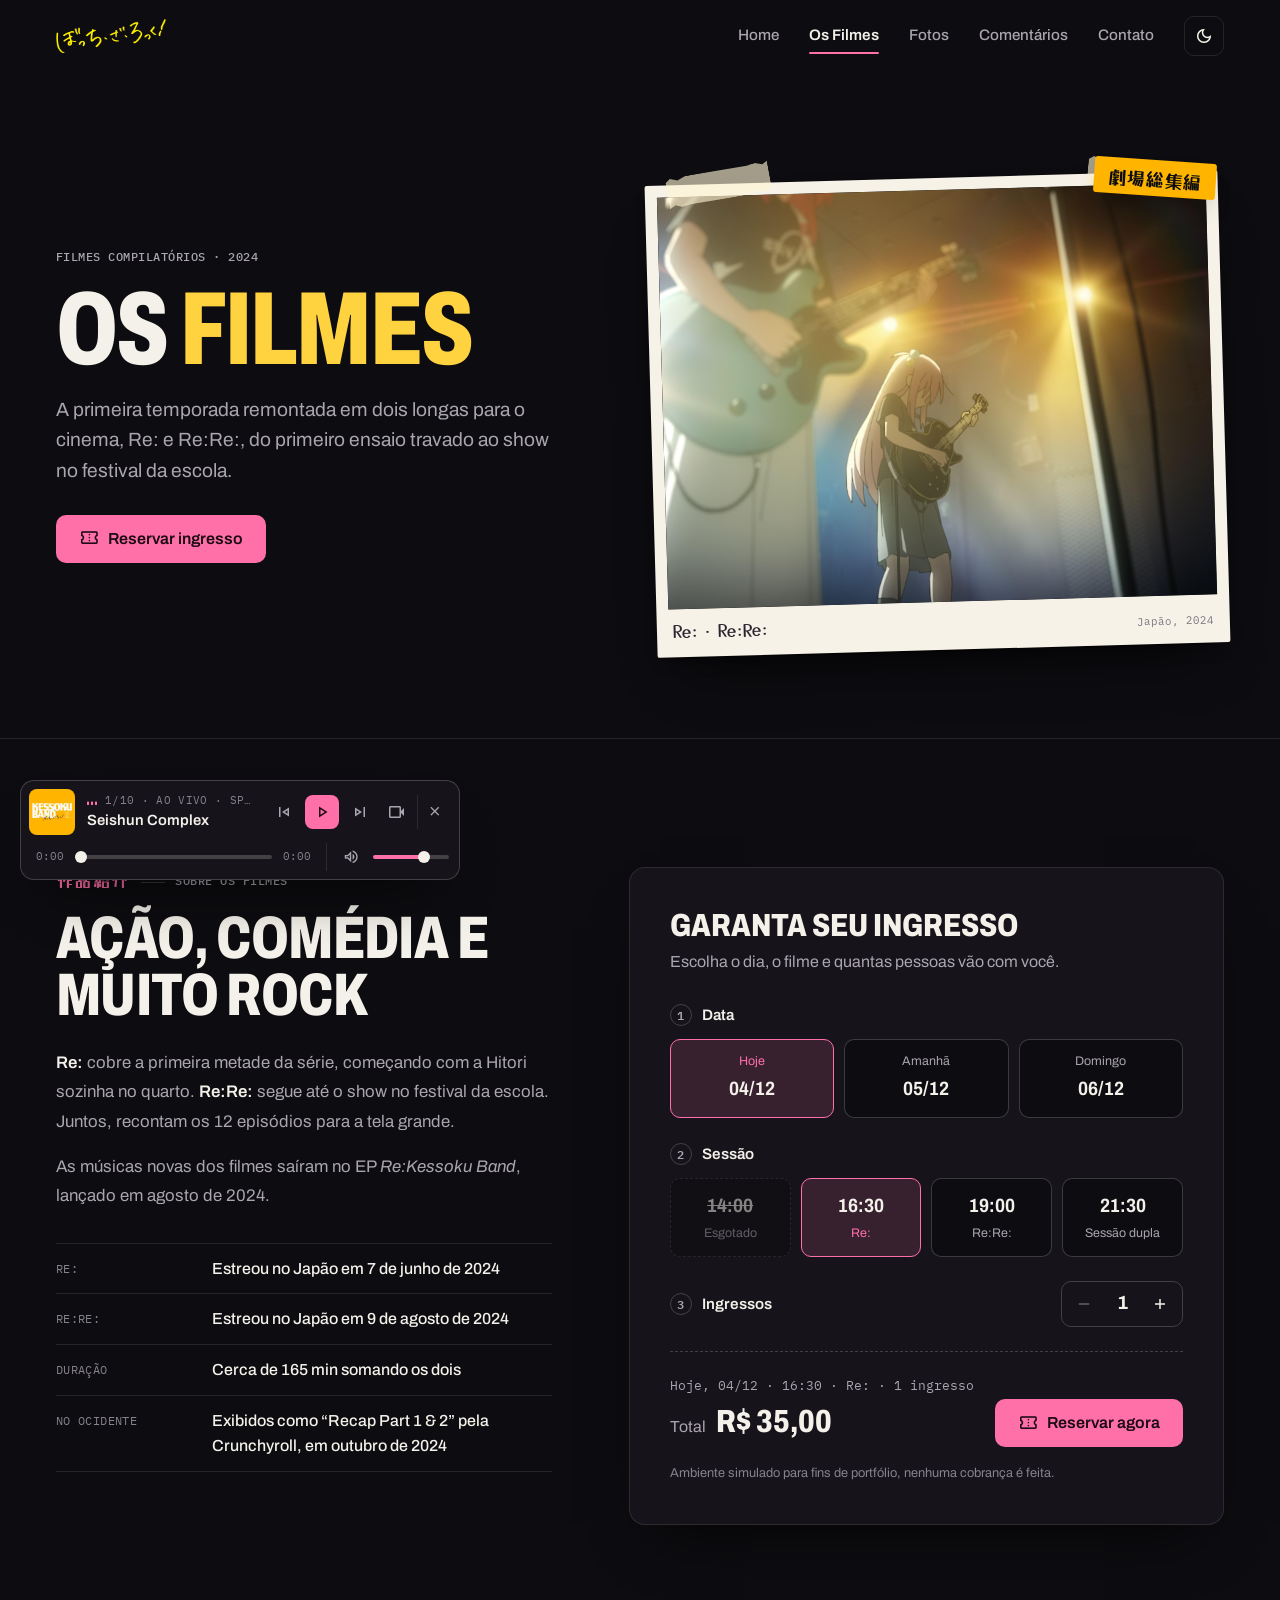
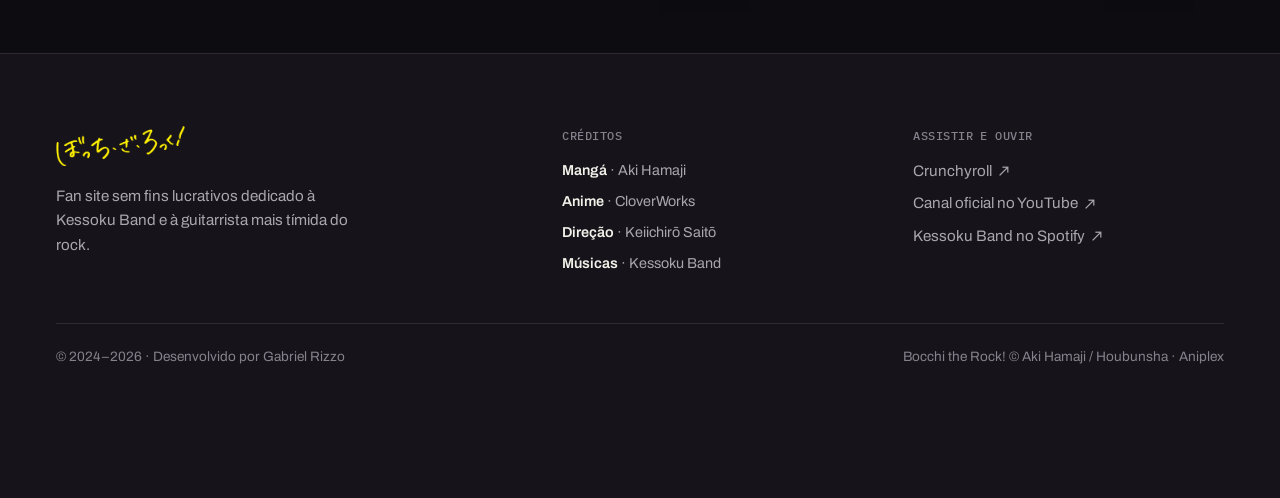
<file: filme.html>
<!DOCTYPE html>
<html lang="pt-BR">

<head>
    <meta charset="UTF-8">
    <meta name="viewport" content="width=device-width, initial-scale=1.0">
    <meta name="description" content="Os filmes compilatórios Re: e Re:Re: de Bocchi The Rock!, com simulador de ingressos.">
    <title>Bocchi The Rock! — Os Filmes</title>
    <!-- Tema salvo aplicado antes da primeira pintura -->
    <script>
        document.documentElement.classList.add('js');
        try {
            if (localStorage.getItem('bocchiTheme') === 'light') document.documentElement.classList.add('light-theme');
        } catch (e) {}
    </script>
    <!-- Favicon & PWA -->
    <link rel="icon" type="image/svg+xml" href="./assets/images/favicon.svg">
    <link rel="icon" type="image/png" sizes="192x192" href="./assets/images/icon-192.png">
    <link rel="apple-touch-icon" href="./assets/images/apple-touch-icon.png">
    <link rel="manifest" href="./manifest.json">
    <meta name="theme-color" content="#0d0c10">
    <meta name="color-scheme" content="dark light">
    <!-- Fonts -->
    <link rel="preconnect" href="https://fonts.googleapis.com">
    <link rel="preconnect" href="https://fonts.gstatic.com" crossorigin>
    <link rel="stylesheet" href="https://fonts.googleapis.com/css2?family=Archivo:wdth,wght@62..125,400..900&family=IBM+Plex+Mono:wght@400;500&family=Yusei+Magic&display=swap">
    <link rel="stylesheet" href="https://fonts.googleapis.com/css2?family=Material+Symbols+Outlined:opsz,wght,FILL,GRAD@24,400,0..1,0&display=block">
    <!-- Open Graph -->
    <meta property="og:title" content="Bocchi The Rock! — Os Filmes">
    <meta property="og:description" content="Re: e Re:Re:, os dois filmes que recontam a primeira temporada de Bocchi The Rock! no cinema.">
    <meta property="og:image" content="./assets/images/og-preview.jpg">
    <meta property="og:type" content="website">
    <!-- Styles -->
    <link rel="stylesheet" href="./global.css">
    <link rel="stylesheet" href="./filme.css">
</head>

<body>
    <!-- Skip to Content (Accessibility) -->
    <a href="#main-content" class="skip-to-content">Pular para o conteúdo</a>

    <!-- Mobile Menu Overlay -->
    <div class="menu-overlay" aria-hidden="true"></div>

    <header class="site-header">
        <div class="header-inner">
            <a href="index.html" class="brand" aria-label="Bocchi the Rock! — página inicial">
                <img id="logo" src="./assets/images/Logo Bocchi 2.png" alt="" width="2560" height="793">
            </a>
            <nav class="main-nav" id="main-nav" aria-label="Navegação principal">
                <ul class="nav-list">
                    <li><a href="index.html" class="nav-link">Home</a></li>
                    <li><a href="filme.html" class="nav-link active" aria-current="page">Os Filmes</a></li>
                    <li><a href="fotos.html" class="nav-link">Fotos</a></li>
                    <li><a href="comentarios.html" class="nav-link">Comentários</a></li>
                    <li><a href="contato.html" class="nav-link">Contato</a></li>
                </ul>
            </nav>
            <div class="header-actions">
                <button class="theme-toggle" type="button" aria-label="Tema claro" aria-pressed="false" title="Alternar tema">
                    <span class="material-symbols-outlined icon-dark" aria-hidden="true">dark_mode</span>
                    <span class="material-symbols-outlined icon-light" aria-hidden="true">light_mode</span>
                </button>
                <button class="mobile-menu-btn" type="button" aria-controls="main-nav" aria-expanded="false" aria-label="Abrir menu">
                    <span class="material-symbols-outlined" aria-hidden="true">menu</span>
                </button>
            </div>
        </div>
    </header>

    <main id="main-content">
        <section class="page-hero" aria-labelledby="page-title">
            <div class="page-hero-inner">
                <div class="page-hero-copy">
                    <p class="eyebrow">Filmes compilatórios · 2024</p>
                    <h1 id="page-title">Os <span class="hl">Filmes</span></h1>
                    <p class="page-hero-lead">
                        A primeira temporada remontada em dois longas para o cinema, Re: e Re:Re:, do primeiro
                        ensaio travado ao show no festival da escola.
                    </p>
                    <div class="page-hero-links">
                        <a href="#ticket-section" class="btn btn-primary">
                            <span class="material-symbols-outlined" aria-hidden="true">confirmation_number</span>
                            Reservar ingresso
                        </a>
                    </div>
                </div>
                <div class="page-hero-art poster-wall">
                    <figure class="poster">
                        <div class="poster-print">
                            <span class="tape tape--left" aria-hidden="true"></span>
                            <span class="tape tape--right" aria-hidden="true"></span>
                            <div class="poster-photo">
                                <img src="./assets/images/show.jpeg" alt="Cena de show no palco, com os holofotes acesos"
                                    width="3840" height="2160">
                            </div>
                            <figcaption class="poster-caption">
                                <span class="hand">Re: · Re:Re:</span>
                                <small>Japão, 2024</small>
                            </figcaption>
                        </div>
                    </figure>
                    <span class="sticker" lang="ja" aria-hidden="true">劇場総集編</span>
                </div>
            </div>
        </section>

        <!-- Sobre o filme + Simulador de ingressos -->
        <section class="section" id="ticket-section" aria-labelledby="synopsis-title">
            <div class="container film-grid">
                <div class="film-copy reveal" id="synopsis">
                    <p class="eyebrow"><span class="jp" lang="ja">作品紹介</span>Sobre os filmes</p>
                    <h2 class="section-heading" id="synopsis-title">Ação, comédia e muito rock</h2>
                    <p class="description">
                        <strong>Re:</strong> cobre a primeira metade da série, começando com a Hitori sozinha no
                        quarto. <strong>Re:Re:</strong> segue até o show no festival da escola. Juntos, recontam
                        os 12 episódios para a tela grande.
                    </p>
                    <p class="description">
                        As músicas novas dos filmes saíram no EP <em>Re:Kessoku Band</em>, lançado em agosto de 2024.
                    </p>
                    <dl class="spec-list">
                        <div>
                            <dt>Re:</dt>
                            <dd>Estreou no Japão em 7 de junho de 2024</dd>
                        </div>
                        <div>
                            <dt>Re:Re:</dt>
                            <dd>Estreou no Japão em 9 de agosto de 2024</dd>
                        </div>
                        <div>
                            <dt>Duração</dt>
                            <dd>Cerca de 165 min somando os dois</dd>
                        </div>
                        <div>
                            <dt>No Ocidente</dt>
                            <dd>Exibidos como “Recap Part 1 &amp; 2” pela Crunchyroll, em outubro de 2024</dd>
                        </div>
                    </dl>
                </div>

                <!-- Ticket Simulator -->
                <div class="ticket-planner panel reveal" aria-labelledby="planner-title">
                    <div class="planner-form" id="planner-form">
                        <div class="planner-head">
                            <h2 id="planner-title">Garanta seu ingresso</h2>
                            <p>Escolha o dia, o filme e quantas pessoas vão com você.</p>
                        </div>

                        <fieldset class="planner-step">
                            <legend class="step-title"><span class="step-num">1</span>Data</legend>
                            <div class="date-selector" id="date-selector">
                                <button type="button" class="date-btn active" aria-pressed="true">
                                    <span class="date-day">Hoje</span>
                                    <span class="date-num">--/--</span>
                                </button>
                                <button type="button" class="date-btn" aria-pressed="false">
                                    <span class="date-day">Amanhã</span>
                                    <span class="date-num">--/--</span>
                                </button>
                                <button type="button" class="date-btn" aria-pressed="false">
                                    <span class="date-day">Depois</span>
                                    <span class="date-num">--/--</span>
                                </button>
                            </div>
                        </fieldset>

                        <fieldset class="planner-step">
                            <legend class="step-title"><span class="step-num">2</span>Sessão</legend>
                            <div class="time-selector">
                                <button type="button" class="time-btn" disabled>
                                    <span class="time">14:00</span>
                                    <span class="time-tag">Esgotado</span>
                                </button>
                                <button type="button" class="time-btn active" aria-pressed="true" data-lang="Re:">
                                    <span class="time">16:30</span>
                                    <span class="time-tag">Re:</span>
                                </button>
                                <button type="button" class="time-btn" aria-pressed="false" data-lang="Re:Re:">
                                    <span class="time">19:00</span>
                                    <span class="time-tag">Re:Re:</span>
                                </button>
                                <button type="button" class="time-btn" aria-pressed="false" data-lang="Sessão dupla">
                                    <span class="time">21:30</span>
                                    <span class="time-tag">Sessão dupla</span>
                                </button>
                            </div>
                        </fieldset>

                        <div class="planner-step planner-step--row">
                            <span class="step-title" id="qty-label"><span class="step-num">3</span>Ingressos</span>
                            <div class="qty-selector" role="group" aria-labelledby="qty-label">
                                <button type="button" id="btn-minus" class="qty-btn" aria-label="Remover um ingresso">
                                    <span class="material-symbols-outlined" aria-hidden="true">remove</span>
                                </button>
                                <output id="ticket-qty" aria-live="polite">1</output>
                                <button type="button" id="btn-plus" class="qty-btn" aria-label="Adicionar um ingresso">
                                    <span class="material-symbols-outlined" aria-hidden="true">add</span>
                                </button>
                            </div>
                        </div>

                        <div class="planner-summary">
                            <div>
                                <p class="summary-line" id="summary-line">Hoje · 16:30 · Re:</p>
                                <p class="ticket-total">Total <span id="total-price">R$ 35,00</span></p>
                            </div>
                            <button id="buy-btn" type="button" class="btn btn-primary">
                                <span class="material-symbols-outlined" aria-hidden="true">confirmation_number</span>
                                Reservar agora
                            </button>
                        </div>
                        <p class="planner-note">Ambiente simulado para fins de portfólio, nenhuma cobrança é feita.</p>
                    </div>

                    <div class="ticket-success" id="ticket-success" role="status" hidden>
                        <span class="material-symbols-outlined success-icon" aria-hidden="true">check_circle</span>
                        <h2>Reserva confirmada!</h2>
                        <p id="success-text"></p>
                        <p class="planner-note">Ambiente simulado para fins de portfólio, nenhuma cobrança é feita.</p>
                        <button type="button" class="btn btn-ghost" id="new-booking">Fazer nova reserva</button>
                    </div>
                </div>
            </div>
        </section>
    </main>

    <footer class="site-footer">
        <div class="footer-inner">
            <div class="footer-brand">
                <a href="index.html" aria-label="Bocchi the Rock! — página inicial">
                    <img class="footer-logo" src="./assets/images/Logo Bocchi 2.png" alt="" width="2560" height="793" loading="lazy">
                </a>
                <p>Fan site sem fins lucrativos dedicado à Kessoku Band e à guitarrista mais tímida do rock.</p>
            </div>
            <div>
                <p class="footer-title">Créditos</p>
                <ul class="footer-credits">
                    <li><strong>Mangá</strong> · Aki Hamaji</li>
                    <li><strong>Anime</strong> · CloverWorks</li>
                    <li><strong>Direção</strong> · Keiichirō Saitō</li>
                    <li><strong>Músicas</strong> · Kessoku Band</li>
                </ul>
            </div>
            <div>
                <p class="footer-title">Assistir e ouvir</p>
                <ul class="footer-links">
                    <li>
                        <a href="https://www.crunchyroll.com/pt-br/search?q=bocchi%20the%20rock" target="_blank" rel="noopener">
                            Crunchyroll
                            <span class="material-symbols-outlined" aria-hidden="true">north_east</span>
                            <span class="visually-hidden">(abre em nova aba)</span>
                        </a>
                    </li>
                    <li>
                        <a href="https://www.youtube.com/@btr_anime_official" target="_blank" rel="noopener">
                            Canal oficial no YouTube
                            <span class="material-symbols-outlined" aria-hidden="true">north_east</span>
                            <span class="visually-hidden">(abre em nova aba)</span>
                        </a>
                    </li>
                    <li>
                        <a href="https://open.spotify.com/search/kessoku%20band" target="_blank" rel="noopener">
                            Kessoku Band no Spotify
                            <span class="material-symbols-outlined" aria-hidden="true">north_east</span>
                            <span class="visually-hidden">(abre em nova aba)</span>
                        </a>
                    </li>
                </ul>
            </div>
        </div>
        <div class="footer-bottom">
            <p>© <span class="copyright-year">2024</span> · Desenvolvido por Gabriel Rizzo</p>
            <p>Bocchi the Rock! © Aki Hamaji / Houbunsha · Aniplex</p>
        </div>
    </footer>

    <!-- Back to Top Button -->
    <button class="back-to-top" type="button" aria-label="Voltar ao topo">
        <span class="material-symbols-outlined" aria-hidden="true">arrow_upward</span>
    </button>

    <script src="script.js"></script>
    <script src="player.js"></script>
    <script src="filme.js"></script>
</body>

</html>
</file>
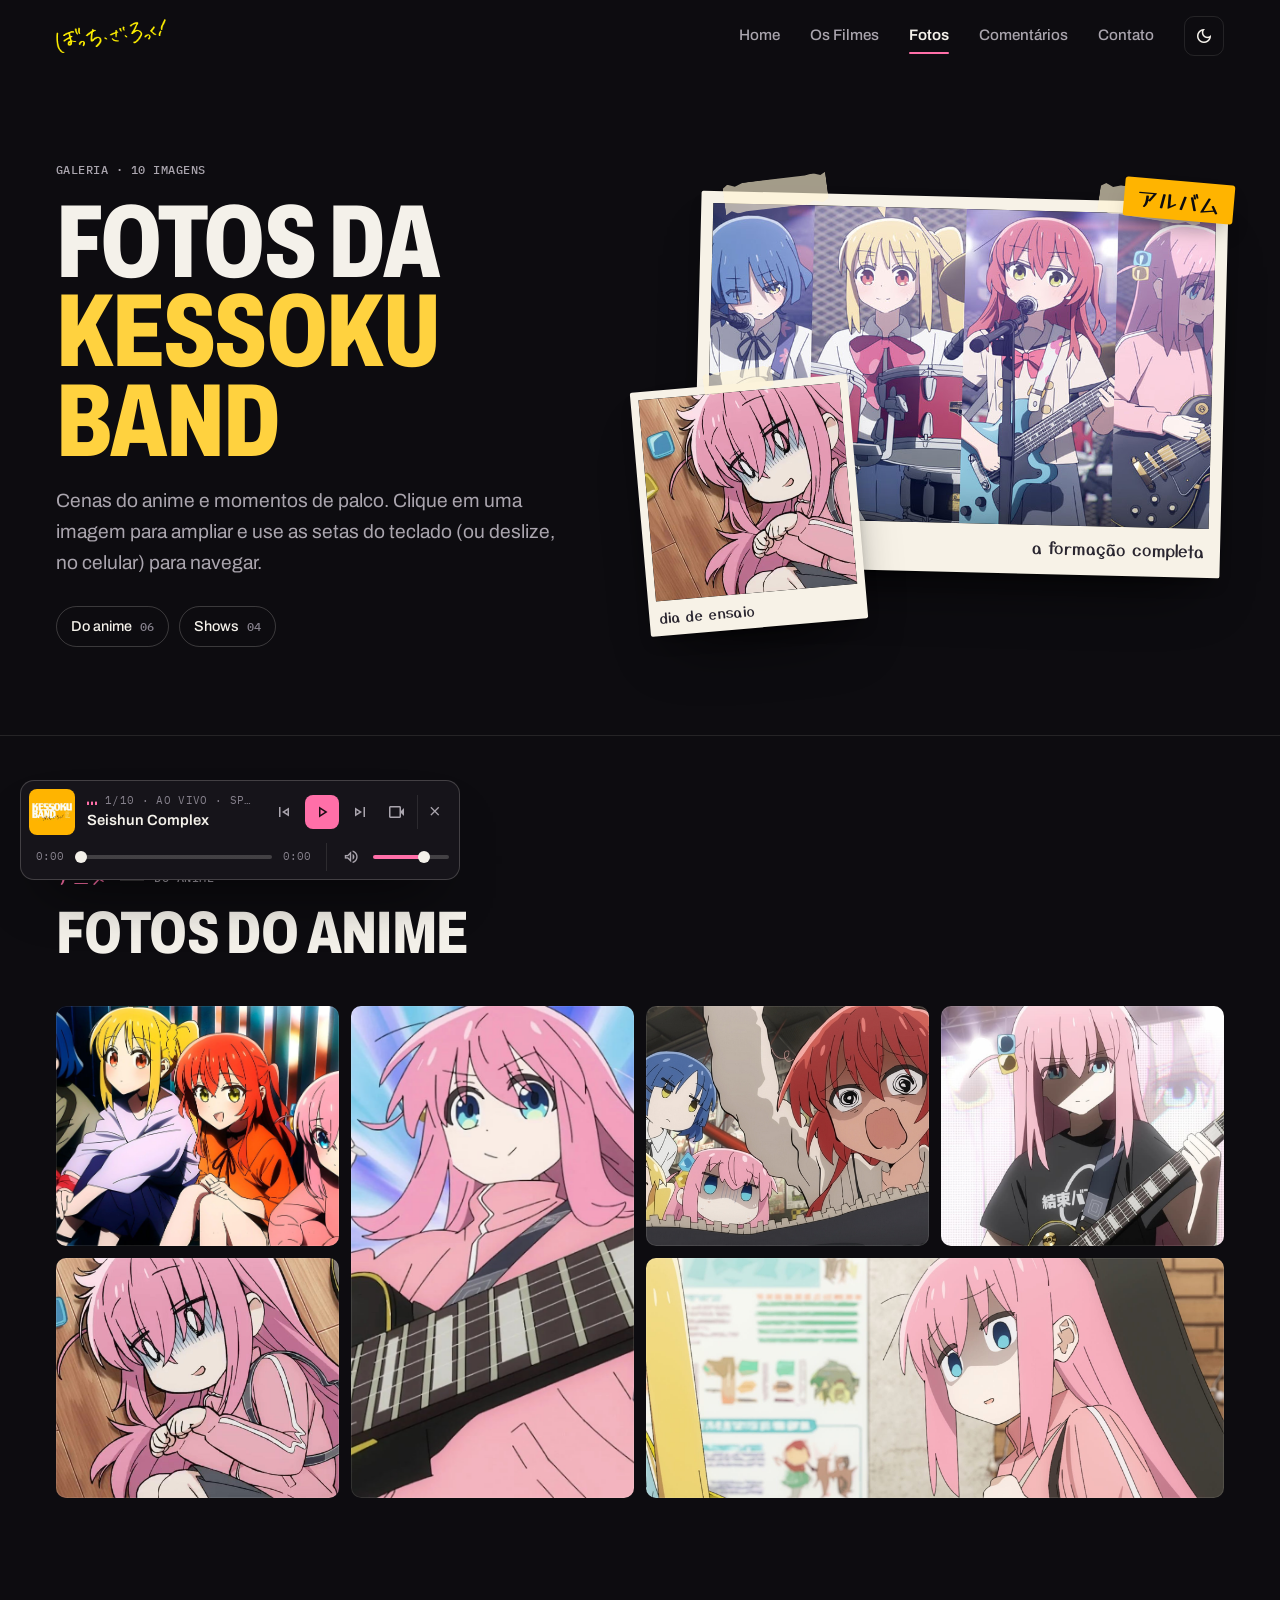
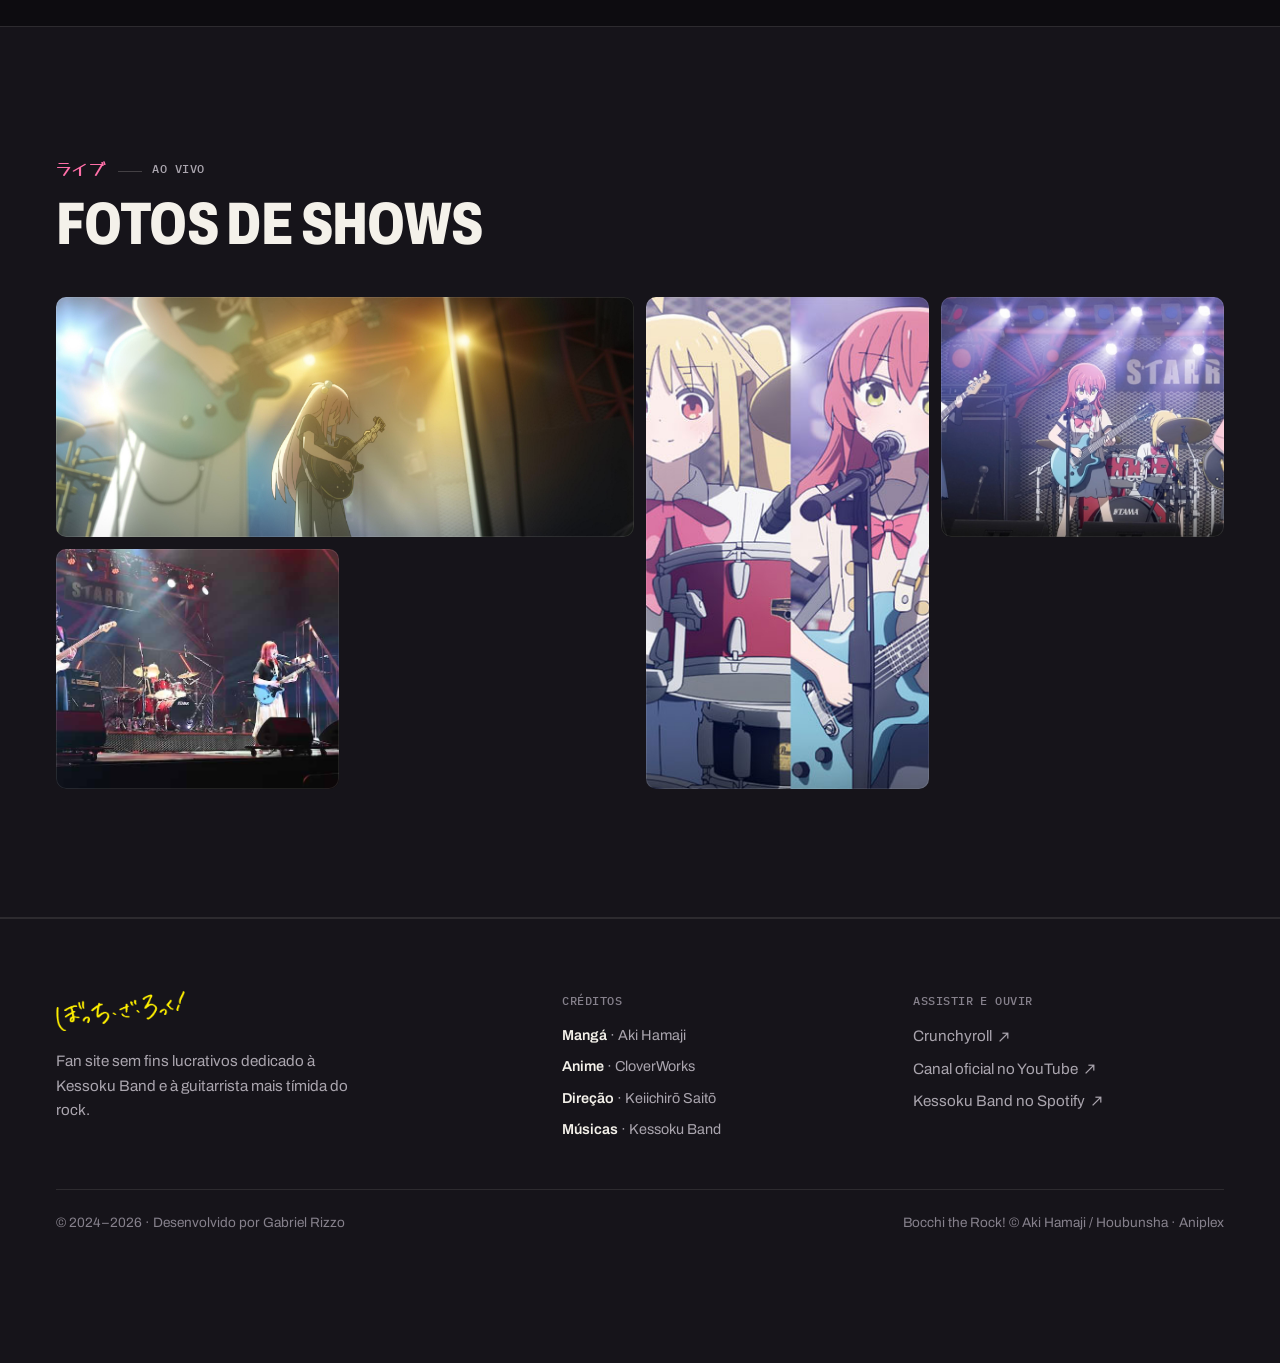
<file: fotos.html>
<!DOCTYPE html>
<html lang="pt-BR">

<head>
    <meta charset="UTF-8">
    <meta name="viewport" content="width=device-width, initial-scale=1.0">
    <meta name="description" content="Galeria de fotos de Bocchi The Rock! — Imagens do anime e shows da Kessoku Band.">
    <title>Bocchi The Rock! — Fotos</title>
    <!-- Tema salvo aplicado antes da primeira pintura -->
    <script>
        document.documentElement.classList.add('js');
        try {
            if (localStorage.getItem('bocchiTheme') === 'light') document.documentElement.classList.add('light-theme');
        } catch (e) {}
    </script>
    <!-- Favicon & PWA -->
    <link rel="icon" type="image/svg+xml" href="./assets/images/favicon.svg">
    <link rel="icon" type="image/png" sizes="192x192" href="./assets/images/icon-192.png">
    <link rel="apple-touch-icon" href="./assets/images/apple-touch-icon.png">
    <link rel="manifest" href="./manifest.json">
    <meta name="theme-color" content="#0d0c10">
    <meta name="color-scheme" content="dark light">
    <!-- Fonts -->
    <link rel="preconnect" href="https://fonts.googleapis.com">
    <link rel="preconnect" href="https://fonts.gstatic.com" crossorigin>
    <link rel="stylesheet" href="https://fonts.googleapis.com/css2?family=Archivo:wdth,wght@62..125,400..900&family=IBM+Plex+Mono:wght@400;500&family=Yusei+Magic&display=swap">
    <link rel="stylesheet" href="https://fonts.googleapis.com/css2?family=Material+Symbols+Outlined:opsz,wght,FILL,GRAD@24,400,0..1,0&display=block">
    <!-- Open Graph -->
    <meta property="og:title" content="Bocchi The Rock! — Galeria de Fotos">
    <meta property="og:description" content="Momentos inesquecíveis da Kessoku Band em fotos do anime e shows.">
    <meta property="og:image" content="./assets/images/og-preview.jpg">
    <meta property="og:type" content="website">
    <!-- Styles -->
    <link rel="stylesheet" href="./global.css">
    <link rel="stylesheet" href="./fotos.css">
</head>

<body>
    <!-- Skip to Content (Accessibility) -->
    <a href="#main-content" class="skip-to-content">Pular para o conteúdo</a>

    <!-- Mobile Menu Overlay -->
    <div class="menu-overlay" aria-hidden="true"></div>

    <header class="site-header">
        <div class="header-inner">
            <a href="index.html" class="brand" aria-label="Bocchi the Rock! — página inicial">
                <img id="logo" src="./assets/images/Logo Bocchi 2.png" alt="" width="2560" height="793">
            </a>
            <nav class="main-nav" id="main-nav" aria-label="Navegação principal">
                <ul class="nav-list">
                    <li><a href="index.html" class="nav-link">Home</a></li>
                    <li><a href="filme.html" class="nav-link">Os Filmes</a></li>
                    <li><a href="fotos.html" class="nav-link active" aria-current="page">Fotos</a></li>
                    <li><a href="comentarios.html" class="nav-link">Comentários</a></li>
                    <li><a href="contato.html" class="nav-link">Contato</a></li>
                </ul>
            </nav>
            <div class="header-actions">
                <button class="theme-toggle" type="button" aria-label="Tema claro" aria-pressed="false" title="Alternar tema">
                    <span class="material-symbols-outlined icon-dark" aria-hidden="true">dark_mode</span>
                    <span class="material-symbols-outlined icon-light" aria-hidden="true">light_mode</span>
                </button>
                <button class="mobile-menu-btn" type="button" aria-controls="main-nav" aria-expanded="false" aria-label="Abrir menu">
                    <span class="material-symbols-outlined" aria-hidden="true">menu</span>
                </button>
            </div>
        </div>
    </header>

    <main id="main-content">
        <section class="page-hero" aria-labelledby="page-title">
            <div class="page-hero-inner">
                <div class="page-hero-copy">
                    <p class="eyebrow">Galeria · 10 imagens</p>
                    <h1 id="page-title">Fotos da <span class="hl">Kessoku Band</span></h1>
                    <p class="page-hero-lead">
                        Cenas do anime e momentos de palco. Clique em uma imagem para ampliar e use as setas do
                        teclado (ou deslize, no celular) para navegar.
                    </p>
                    <nav class="page-hero-links" aria-label="Seções da galeria">
                        <a href="#anime" class="chip-link">Do anime <small>06</small></a>
                        <a href="#shows" class="chip-link">Shows <small>04</small></a>
                    </nav>
                </div>
                <div class="page-hero-art poster-wall poster-wall--collage" aria-hidden="true">
                    <figure class="poster poster--main">
                        <div class="poster-print">
                            <span class="tape tape--left"></span>
                            <span class="tape tape--right"></span>
                            <div class="poster-photo">
                                <img src="./assets/images/show1.jpg" alt="" width="950" height="500">
                            </div>
                            <figcaption class="poster-caption">
                                <span class="hand">a formação completa</span>
                                <small>Kessoku Band</small>
                            </figcaption>
                        </div>
                    </figure>
                    <figure class="poster poster--small">
                        <div class="poster-print">
                            <span class="tape tape--center"></span>
                            <div class="poster-photo">
                                <img src="./assets/images/anime6.jpg" alt="" width="1600" height="800" loading="lazy">
                            </div>
                            <figcaption class="poster-caption">
                                <span class="hand">dia de ensaio</span>
                            </figcaption>
                        </div>
                    </figure>
                    <span class="sticker" lang="ja">アルバム</span>
                </div>
            </div>
        </section>

        <section class="section gallery-section" id="anime" aria-labelledby="anime-title">
            <div class="container">
                <div class="gallery-head reveal">
                    <p class="eyebrow"><span class="jp" lang="ja">アニメ</span>Do anime</p>
                    <h2 class="section-heading" id="anime-title">Fotos do anime</h2>
                </div>
                <div class="photo-grid reveal-stagger">
                    <button type="button" class="grid-item">
                        <img src="./assets/images/anime1.jpg" alt="Ryo, Nijika, Kita e Hitori sentadas lado a lado"
                            loading="lazy" width="1920" height="1080">
                    </button>
                    <button type="button" class="grid-item tall">
                        <img src="./assets/images/anime2.jpg" alt="Hitori sorrindo com a guitarra em primeiro plano"
                            loading="lazy" width="1920" height="1080">
                    </button>
                    <button type="button" class="grid-item">
                        <img src="./assets/images/anime3.jpg" alt="Kita em pânico enquanto o resto da banda observa"
                            loading="lazy" width="745" height="419">
                    </button>
                    <button type="button" class="grid-item wide">
                        <img src="./assets/images/anime4.jpg" alt="Hitori olhando de lado, com um cartaz ao fundo"
                            loading="lazy" width="1920" height="1080">
                    </button>
                    <button type="button" class="grid-item">
                        <img src="./assets/images/anime5.jpg" alt="Hitori com sua guitarra sob as luzes do palco"
                            loading="lazy" width="1280" height="720">
                    </button>
                    <button type="button" class="grid-item">
                        <img src="./assets/images/anime6.jpg" alt="Hitori encolhida no chão do quarto, ao lado da guitarra"
                            loading="lazy" width="1600" height="800">
                    </button>
                </div>
            </div>
        </section>

        <section class="section gallery-section alt-bg" id="shows" aria-labelledby="shows-title">
            <div class="container">
                <div class="gallery-head reveal">
                    <p class="eyebrow"><span class="jp" lang="ja">ライブ</span>Ao vivo</p>
                    <h2 class="section-heading" id="shows-title">Fotos de shows</h2>
                </div>
                <div class="photo-grid reveal-stagger">
                    <button type="button" class="grid-item wide">
                        <img src="./assets/images/show.jpeg" alt="Show no palco, com os holofotes acesos"
                            loading="lazy" width="3840" height="2160">
                    </button>
                    <button type="button" class="grid-item tall">
                        <img src="./assets/images/show1.jpg" alt="As quatro integrantes da Kessoku Band lado a lado com seus instrumentos"
                            loading="lazy" width="950" height="500">
                    </button>
                    <button type="button" class="grid-item">
                        <img src="./assets/images/show2.jpg" alt="Kessoku Band tocando no palco da casa de shows STARRY"
                            loading="lazy" width="1920" height="1080">
                    </button>
                    <button type="button" class="grid-item">
                        <img src="./assets/images/show3.jpg" alt="Show ao vivo da Kessoku Band em um palco iluminado"
                            loading="lazy" width="750" height="501">
                    </button>
                </div>
            </div>
        </section>
    </main>

    <!-- Lightbox -->
    <div id="imageModal" class="modal" role="dialog" aria-modal="true" aria-label="Visualizador de imagens" aria-hidden="true">
        <div class="modal-top">
            <span class="modal-counter" id="modalCounter"></span>
            <button type="button" class="modal-btn close-button" aria-label="Fechar imagem">
                <span class="material-symbols-outlined" aria-hidden="true">close</span>
            </button>
        </div>
        <button type="button" class="modal-btn modal-prev" aria-label="Imagem anterior">
            <span class="material-symbols-outlined" aria-hidden="true">chevron_left</span>
        </button>
        <figure class="modal-figure">
            <img class="modal-content" id="modalImage" alt="">
            <figcaption id="caption" class="modal-caption"></figcaption>
        </figure>
        <button type="button" class="modal-btn modal-next" aria-label="Próxima imagem">
            <span class="material-symbols-outlined" aria-hidden="true">chevron_right</span>
        </button>
    </div>

    <footer class="site-footer">
        <div class="footer-inner">
            <div class="footer-brand">
                <a href="index.html" aria-label="Bocchi the Rock! — página inicial">
                    <img class="footer-logo" src="./assets/images/Logo Bocchi 2.png" alt="" width="2560" height="793" loading="lazy">
                </a>
                <p>Fan site sem fins lucrativos dedicado à Kessoku Band e à guitarrista mais tímida do rock.</p>
            </div>
            <div>
                <p class="footer-title">Créditos</p>
                <ul class="footer-credits">
                    <li><strong>Mangá</strong> · Aki Hamaji</li>
                    <li><strong>Anime</strong> · CloverWorks</li>
                    <li><strong>Direção</strong> · Keiichirō Saitō</li>
                    <li><strong>Músicas</strong> · Kessoku Band</li>
                </ul>
            </div>
            <div>
                <p class="footer-title">Assistir e ouvir</p>
                <ul class="footer-links">
                    <li>
                        <a href="https://www.crunchyroll.com/pt-br/search?q=bocchi%20the%20rock" target="_blank" rel="noopener">
                            Crunchyroll
                            <span class="material-symbols-outlined" aria-hidden="true">north_east</span>
                            <span class="visually-hidden">(abre em nova aba)</span>
                        </a>
                    </li>
                    <li>
                        <a href="https://www.youtube.com/@btr_anime_official" target="_blank" rel="noopener">
                            Canal oficial no YouTube
                            <span class="material-symbols-outlined" aria-hidden="true">north_east</span>
                            <span class="visually-hidden">(abre em nova aba)</span>
                        </a>
                    </li>
                    <li>
                        <a href="https://open.spotify.com/search/kessoku%20band" target="_blank" rel="noopener">
                            Kessoku Band no Spotify
                            <span class="material-symbols-outlined" aria-hidden="true">north_east</span>
                            <span class="visually-hidden">(abre em nova aba)</span>
                        </a>
                    </li>
                </ul>
            </div>
        </div>
        <div class="footer-bottom">
            <p>© <span class="copyright-year">2024</span> · Desenvolvido por Gabriel Rizzo</p>
            <p>Bocchi the Rock! © Aki Hamaji / Houbunsha · Aniplex</p>
        </div>
    </footer>

    <!-- Back to Top Button -->
    <button class="back-to-top" type="button" aria-label="Voltar ao topo">
        <span class="material-symbols-outlined" aria-hidden="true">arrow_upward</span>
    </button>

    <script src="script.js"></script>
    <script src="player.js"></script>
    <script src="./fotos.js"></script>
</body>

</html>
</file>
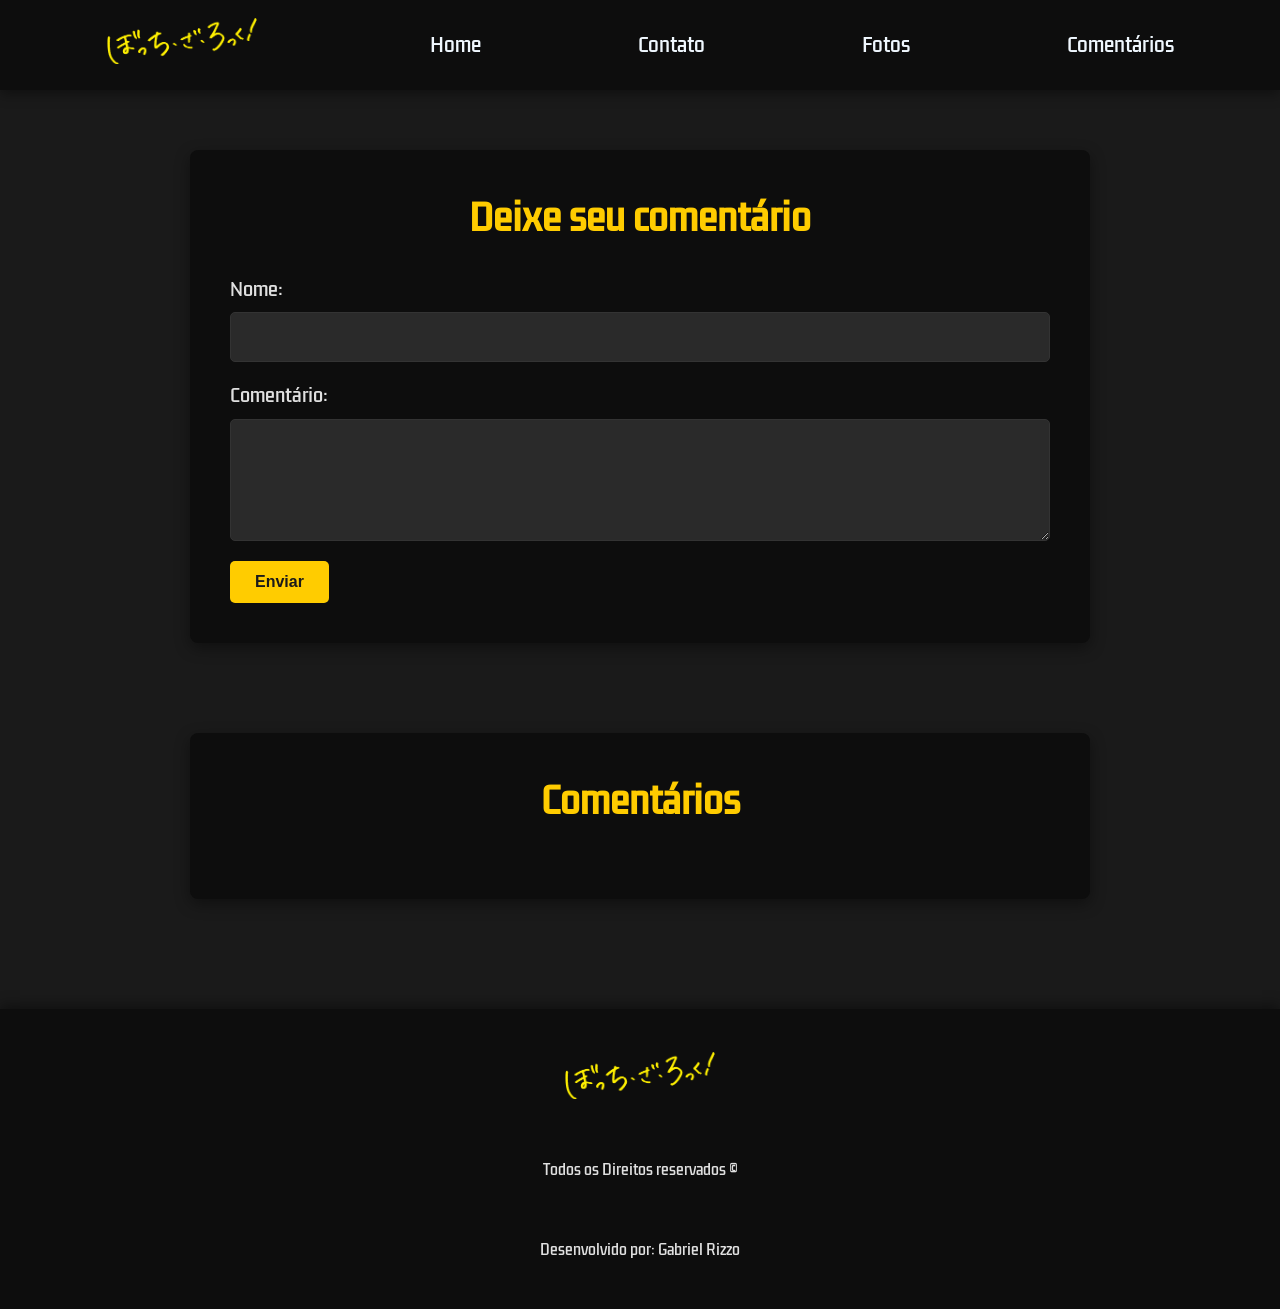
<file: Comentarios/comentarios.html>
<!DOCTYPE html>
<html lang="pt-BR">
<head>
    <meta charset="UTF-8">
    <meta name="viewport" content="width=device-width, initial-scale=1.0">
    <title>Bocchi The Rock! - Comentários</title>
    <link rel="stylesheet" href="./comentarios.css" />
</head>
<body>
    <header>
        <a href="../index.html" aria-label="Página inicial">
            <img id="logo" src="../assets/images/Logo Bocchi 2.png" alt="Bocchi The Rock! Logo" />
        </a>
        <nav aria-label="Navegação principal">
            <ul>
                <a href="../index.html">
                    <li>Home</li>
                </a>
                <a href="../Contato/contato.html">
                    <li>Contato</li>
                </a>
                <a href="../Fotos/fotos.html">
                    <li>Fotos</li>
                </a>
                <a href="comentarios.html">
                    <li>Comentários</li>
                </a>
            </ul>
        </nav>
    </header>

    <main>
        <section class="page-section"> <div class="content-container"> <h2>Deixe seu comentário</h2>
                <form id="comment-form">
                    <div class="form-group">
                        <label for="name">Nome:</label>
                        <input type="text" id="name" name="name" required>
                    </div>
                    <div class="form-group">
                        <label for="comment">Comentário:</label>
                        <textarea id="comment" name="comment" rows="4" required></textarea>
                    </div>
                    <button type="submit" class="button">Enviar</button> </form>
            </div>
        </section>

        <section class="page-section comments-section"> <div class="content-container"> <h2>Comentários</h2>
                <ul id="comment-list">
                    </ul>
            </div>
        </section>
    </main>

    <script>
        document.getElementById('comment-form').addEventListener('submit', function (event) {
            event.preventDefault(); // Impedir o envio padrão do formulário

            // Obter os valores do formulário
            var name = document.getElementById('name').value;
            var comment = document.getElementById('comment').value;

            // Criar um novo elemento de lista para o comentário
            if (name && comment) {
                var listItem = document.createElement('li');
                listItem.classList.add('comment-item');
                listItem.innerHTML = '<p class="comment-author"><strong>' + name + ':</strong></p><p class="comment-text">' + comment + '</p>';

                document.getElementById('comment-list').prepend(listItem); // Adicionar no início da lista

                document.getElementById('name').value = '';
                document.getElementById('comment').value = '';
            } else {
                alert('Por favor, preencha todos os campos!');
            }
        });
    </script>
    <footer>
        <a href="../index.html" aria-label="Página inicial">
            <img id="logo-footer" src="../assets/images/Logo Bocchi 2.png" alt="Bocchi The Rock! Logo" />
        </a>
        <p>Todos os Direitos reservados ©</p>
        <p>Desenvolvido por: Gabriel Rizzo</p>

        <nav class="footer-navigation" aria-label="Navegação do rodapé">
            <ul class="footer-list">
                <a href="../index.html">
                    <li>Home</li>
                </a>
                <a href="../Contato/contato.html">
                    <li>Contato</li>
                </a>
                <a href="../Fotos/fotos.html">
                    <li>Fotos</li>
                </a>
                <a href="comentarios.html">
                    <li>Comentários</li>
                </a>
            </ul>
        </nav>
    </footer>
</body>
</html>
</file>
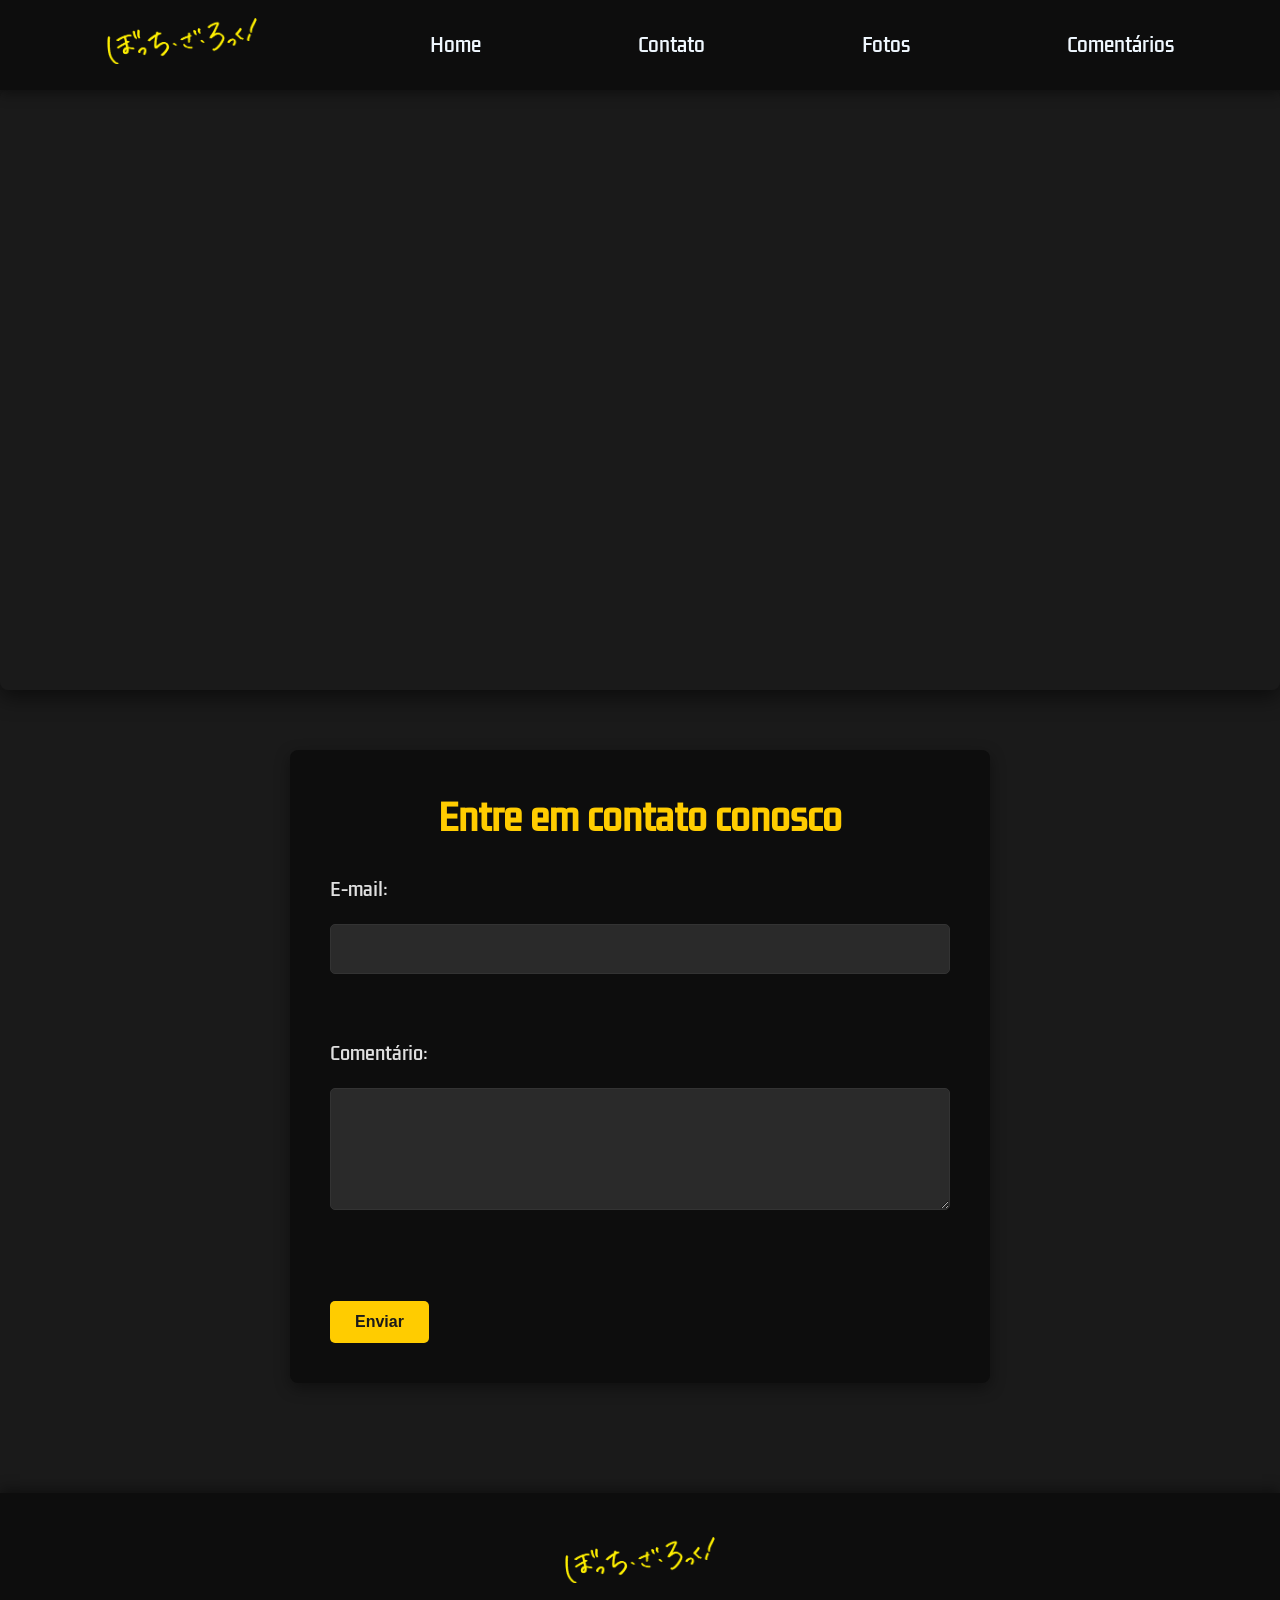
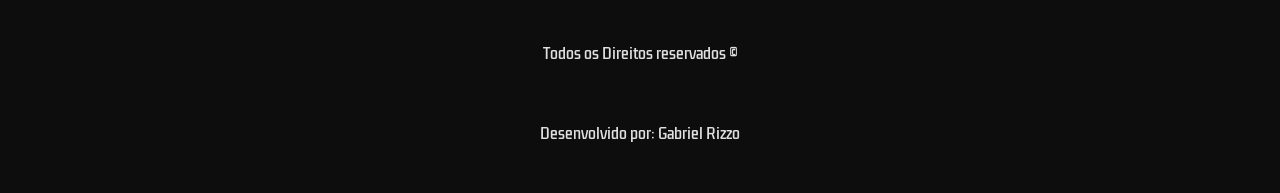
<file: Contato/contato.html>
<!DOCTYPE html>
<html lang="pt-BR">
    <head>
        <meta charset="UTF-8">
        <meta name="viewport" content="width=device-width, initial-scale=1.0">
        <title>Bocchi The Rock! - Contato</title>
        <link rel="stylesheet" href="./contato.css" />
    </head>
<body>
    <header>
        <a href="../index.html" aria-label="Página inicial">
            <img id="logo" src="../assets/images/Logo Bocchi 2.png" alt="Bocchi The Rock! Logo" />
        </a>
        <nav aria-label="Navegação principal">
            <ul>
                <a href="../index.html">
                    <li>Home</li>
                </a>
                <a href="contato.html">
                    <li>Contato</li>
                </a>
                <a href="../Fotos/fotos.html">
                    <li>Fotos</li>
                </a>
                <a href="../Comentarios/comentarios.html">
                    <li>Comentários</li>
                </a>
            </ul>
        </nav>
    </header>
    <main> <section id="banner-section"> <div id="banner" role="img" aria-label="Banner do anime Bocchi The Rock!"></div>
        </section>

        <section id="form-section"> <div id="form-container">
                <h2>Entre em contato conosco</h2>
                <form id="contact-form" method="post" action="processar_formulario.php">
                    <label for="email">E-mail:</label>
                    <input type="email" id="email" name="email" required><br>
                    <label for="comentario">Comentário:</label>
                    <textarea id="comentario" name="comentario" rows="4" required></textarea><br><br>
                    <button type="submit" class="button">Enviar</button> </form>
            </div>
        </section>
    </main>

    <footer>
        <a href="../index.html" aria-label="Página inicial">
            <img id="logo-footer" src="../assets/images/Logo Bocchi 2.png" alt="Bocchi The Rock! Logo" />
        </a>
        <p>Todos os Direitos reservados ©</p> <p>Desenvolvido por: Gabriel Rizzo</p> <nav class="footer-navigation" aria-label="Navegação do rodapé">
            <ul class="footer-list">
                <a href="../index.html">
                    <li>Home</li>
                </a>
                <a href="contato.html">
                    <li>Contato</li>
                </a>
                <a href="../Fotos/fotos.html">
                    <li>Fotos</li>
                </a>
                <a href="../Comentarios/comentarios.html">
                    <li>Comentários</li>
                </a>
            </ul>
        </nav>
    </footer>
</body>
</html>
</file>
<file: global.css>
/* ================================================
   BOCCHI THE ROCK! — ESTILOS GLOBAIS
   Tokens, base, header, botões, formulários, footer
   Fontes carregadas via <link> no HTML
   ================================================ */

:root {
  color-scheme: dark;

  /* Paleta da Kessoku Band — fixa nos dois temas */
  --kb-pink: #ff6fa8;     /* Hitori */
  --kb-blue: #6b9bff;     /* Ryo */
  --kb-yellow: #ffd23f;   /* Nijika */
  --kb-red: #ff6257;      /* Kita */
  --kessoku: #ffb400;     /* amarelo oficial da banda */
  --ink: #0d0c10;

  /* Tema escuro (padrão) */
  --bg: #0d0c10;
  --surface: #16141a;
  --surface-2: #201d25;
  --line: rgba(244, 241, 234, 0.1);
  --line-strong: rgba(244, 241, 234, 0.2);
  --text: #f4f1ea;
  --text-muted: #aaa5ae;
  --text-faint: #86818c;

  --accent: var(--kb-pink);
  --accent-hover: #ff8fbd;
  --accent-soft: rgba(255, 111, 168, 0.14);
  --on-accent: #1d0b14;
  --hero-highlight: var(--kb-yellow);

  --success: #5fd49a;
  --danger: #ff7a7a;

  --shadow-lg: 0 30px 60px -30px rgba(0, 0, 0, 0.85);

  /* Tipografia */
  --font-display: 'Archivo', 'Arial Narrow', sans-serif;
  --font-body: 'Archivo', system-ui, -apple-system, 'Segoe UI', sans-serif;
  --font-mono: 'IBM Plex Mono', ui-monospace, 'Cascadia Mono', monospace;
  --font-jp: 'Yusei Magic', 'Hiragino Maru Gothic ProN', 'Yu Gothic', sans-serif;

  /* Layout */
  --container: 1200px;
  --gutter: clamp(20px, 5vw, 56px);
  --section-space: clamp(72px, 10vw, 128px);
  --header-h: 72px;

  --radius-sm: 6px;
  --radius: 10px;
  --radius-lg: 16px;

  --ease: cubic-bezier(0.2, 0.7, 0.2, 1);
}

:root.light-theme {
  color-scheme: light;

  --bg: #f5f2eb;
  --surface: #fffdf8;
  --surface-2: #ece7dd;
  --line: rgba(22, 20, 26, 0.12);
  --line-strong: rgba(22, 20, 26, 0.24);
  --text: #16141a;
  --text-muted: #57525d;
  --text-faint: #6e6873;

  --accent: #c81e64;
  --accent-hover: #a8124f;
  --accent-soft: rgba(200, 30, 100, 0.1);
  --on-accent: #ffffff;
  --hero-highlight: var(--text);

  --success: #13804c;
  --danger: #c62828;

  --shadow-lg: 0 30px 60px -34px rgba(60, 40, 20, 0.35);
}

/* Troca de tema suave (classe aplicada por ~400ms no script.js) */
:root.theme-transitioning *,
:root.theme-transitioning *::before,
:root.theme-transitioning *::after {
  transition: background-color 0.35s ease, color 0.35s ease, border-color 0.35s ease !important;
}

/* ================================================
   RESET & BASE
   ================================================ */
*,
*::before,
*::after {
  margin: 0;
  padding: 0;
  box-sizing: border-box;
}

html {
  scroll-behavior: smooth;
  scroll-padding-top: calc(var(--header-h) + 16px);
  -webkit-text-size-adjust: 100%;
  scrollbar-color: var(--line-strong) var(--bg);
}

body {
  min-height: 100vh;
  display: flex;
  flex-direction: column;
  font-family: var(--font-body);
  font-size: 1rem;
  line-height: 1.6;
  background-color: var(--bg);
  color: var(--text);
  overflow-x: hidden;
  overflow-x: clip;
  -webkit-font-smoothing: antialiased;
  -moz-osx-font-smoothing: grayscale;
}

body.menu-open {
  overflow: hidden;
}

main {
  flex: 1;
}

h1, h2, h3, h4 {
  font-family: var(--font-display);
  line-height: 1.1;
}

a {
  color: inherit;
  text-decoration: none;
}

ul, ol {
  list-style: none;
}

img {
  max-width: 100%;
  display: block;
}

button {
  font: inherit;
  color: inherit;
}

::selection {
  background: var(--kb-yellow);
  color: var(--ink);
}

:focus-visible {
  outline: 2px solid var(--accent);
  outline-offset: 3px;
}

.material-symbols-outlined {
  font-size: 1.25em;
  line-height: 1;
  user-select: none;
}

.visually-hidden {
  position: absolute !important;
  width: 1px;
  height: 1px;
  overflow: hidden;
  clip: rect(0 0 0 0);
  white-space: nowrap;
}

.container,
.content-container {
  width: 100%;
  max-width: var(--container);
  margin-inline: auto;
}

.section {
  padding: var(--section-space) var(--gutter);
}

/* ================================================
   SKIP TO CONTENT (Acessibilidade)
   ================================================ */
.skip-to-content {
  position: absolute;
  top: 12px;
  left: 12px;
  z-index: 9999;
  padding: 10px 18px;
  background: var(--accent);
  color: var(--on-accent);
  font-weight: 600;
  border-radius: var(--radius);
  transform: translateY(-160%);
  transition: transform 0.2s ease;
}

.skip-to-content:focus {
  transform: none;
}

/* ================================================
   HEADER
   ================================================ */
.site-header {
  position: sticky;
  top: 0;
  z-index: 100;
  height: var(--header-h);
  background: var(--bg);
  border-bottom: 1px solid transparent;
  transition: border-color 0.25s ease;
}

.site-header.scrolled {
  border-bottom-color: var(--line);
}

.header-inner {
  height: 100%;
  max-width: calc(var(--container) + var(--gutter) * 2);
  margin: 0 auto;
  padding: 0 var(--gutter);
  display: flex;
  align-items: center;
  gap: 16px;
}

.brand {
  display: flex;
  align-items: center;
  margin-right: auto;
  padding: 6px 0;
}

#logo {
  height: 34px;
  width: auto;
  transition: transform 0.35s var(--ease);
}

.brand:hover #logo {
  transform: rotate(-4deg);
}

:root.light-theme #logo,
:root.light-theme .footer-logo {
  filter: brightness(0);
}

/* Navegação desktop */
.main-nav {
  display: flex;
}

.nav-list {
  display: flex;
  align-items: center;
  gap: 2px;
}

.nav-link {
  position: relative;
  display: block;
  padding: 10px 14px;
  font-size: 0.95rem;
  font-weight: 500;
  color: var(--text-muted);
  border-radius: var(--radius-sm);
  transition: color 0.2s ease;
}

.nav-link:hover {
  color: var(--text);
}

.nav-link.active {
  color: var(--text);
  font-weight: 600;
}

.nav-link.active::after {
  content: '';
  position: absolute;
  left: 14px;
  right: 14px;
  bottom: 4px;
  height: 2px;
  border-radius: 2px;
  background: var(--accent);
}

.header-actions {
  position: relative;
  z-index: 130;
  display: flex;
  align-items: center;
  gap: 8px;
}

.icon-btn,
.theme-toggle,
.mobile-menu-btn {
  width: 40px;
  height: 40px;
  display: grid;
  place-items: center;
  background: transparent;
  border: 1px solid var(--line);
  border-radius: var(--radius);
  color: var(--text);
  cursor: pointer;
  transition: border-color 0.2s ease, background-color 0.2s ease;
}

.icon-btn:hover,
.theme-toggle:hover,
.mobile-menu-btn:hover {
  border-color: var(--line-strong);
  background: var(--surface);
}

.mobile-menu-btn {
  display: none;
}

:root.light-theme .icon-dark { display: none; }
:root:not(.light-theme) .icon-light { display: none; }

/* Overlay do menu mobile */
.menu-overlay {
  position: fixed;
  inset: 0;
  z-index: 99;
  background: rgba(5, 4, 8, 0.55);
  opacity: 0;
  pointer-events: none;
  transition: opacity 0.3s ease;
}

.menu-overlay.active {
  opacity: 1;
  pointer-events: auto;
}

/* ================================================
   BOTÕES
   ================================================ */
.btn {
  display: inline-flex;
  align-items: center;
  justify-content: center;
  gap: 8px;
  min-height: 48px;
  padding: 0 22px;
  border: 1px solid transparent;
  border-radius: var(--radius);
  font-family: var(--font-body);
  font-size: 1rem;
  font-weight: 600;
  line-height: 1;
  white-space: nowrap;
  cursor: pointer;
  transition: background-color 0.2s ease, border-color 0.2s ease, color 0.2s ease, transform 0.2s var(--ease);
}

.btn .material-symbols-outlined {
  font-size: 1.3rem;
}

.btn:active {
  transform: translateY(1px);
}

.btn[disabled] {
  opacity: 0.65;
  cursor: progress;
}

.btn-primary {
  background: var(--accent);
  color: var(--on-accent);
}

.btn-primary:hover {
  background: var(--accent-hover);
}

.btn-ghost {
  background: transparent;
  border-color: var(--line-strong);
  color: var(--text);
}

.btn-ghost:hover {
  border-color: var(--text);
}

.btn-block {
  width: 100%;
}

.spin {
  animation: spin 1s linear infinite;
}

@keyframes spin {
  to { transform: rotate(360deg); }
}

/* ================================================
   TIPOGRAFIA DE SEÇÃO
   ================================================ */
.eyebrow {
  display: flex;
  align-items: center;
  gap: 10px;
  font-family: var(--font-mono);
  font-size: 0.78rem;
  font-weight: 500;
  letter-spacing: 0.04em;
  text-transform: uppercase;
  color: var(--text-muted);
}

/* Rótulo em japonês antes do título da seção (ex.: あらすじ · Sinopse) */
.eyebrow .jp {
  font-family: var(--font-jp);
  font-size: 1.05rem;
  font-weight: 400;
  letter-spacing: 0.08em;
  text-transform: none;
  color: var(--accent);
}

.eyebrow .jp::after {
  content: '';
  display: inline-block;
  width: 24px;
  height: 1px;
  margin-left: 12px;
  vertical-align: middle;
  background: var(--line-strong);
}

.section-head {
  display: grid;
  gap: 14px;
  margin-bottom: clamp(32px, 5vw, 56px);
}

.section-head--split {
  grid-template-columns: minmax(0, 1fr) minmax(0, 1fr);
  align-items: end;
  gap: 24px 48px;
}

.section-heading {
  font-family: var(--font-display);
  font-stretch: 75%;
  font-weight: 800;
  font-size: clamp(2.25rem, 5vw, 3.75rem);
  line-height: 0.95;
  letter-spacing: -0.01em;
  text-transform: uppercase;
}

.section-lead {
  max-width: 52ch;
  font-size: 1.075rem;
  color: var(--text-muted);
}

@media (max-width: 760px) {
  .section-head--split {
    grid-template-columns: 1fr;
  }
}

/* Texto corrido e ficha técnica */
.description {
  max-width: 54ch;
  margin-bottom: 16px;
  font-size: 1.05rem;
  line-height: 1.75;
  color: var(--text-muted);
}

.description strong {
  font-weight: 600;
  color: var(--text);
}

.spec-list {
  margin-top: 32px;
  border-top: 1px solid var(--line);
}

.spec-list div {
  display: grid;
  grid-template-columns: 140px minmax(0, 1fr);
  gap: 16px;
  padding: 12px 0;
  border-bottom: 1px solid var(--line);
}

.spec-list dt {
  padding-top: 3px;
  font-family: var(--font-mono);
  font-size: 0.75rem;
  letter-spacing: 0.03em;
  text-transform: uppercase;
  color: var(--text-faint);
}

.spec-list dd {
  font-weight: 500;
}

@media (max-width: 600px) {
  .spec-list div {
    grid-template-columns: 112px minmax(0, 1fr);
  }
}

/* Etiqueta em japonês, como adesivo colado */
.sticker {
  display: inline-block;
  padding: 10px 14px 8px;
  background: var(--kessoku);
  color: var(--ink);
  font-family: var(--font-jp);
  font-size: 1.15rem;
  line-height: 1;
  letter-spacing: 0.04em;
  border-radius: 3px;
  transform: rotate(-4deg);
  box-shadow: 0 12px 24px -12px rgba(0, 0, 0, 0.7);
}

/* ================================================
   PAGE HERO (páginas internas)
   ================================================ */
.page-hero {
  padding: clamp(40px, 7vw, 88px) var(--gutter) clamp(48px, 7vw, 88px);
  border-bottom: 1px solid var(--line);
}

.page-hero-inner {
  max-width: var(--container);
  margin: 0 auto;
  display: grid;
  grid-template-columns: minmax(0, 0.95fr) minmax(0, 1.05fr);
  gap: clamp(40px, 6vw, 88px);
  align-items: center;
}

.page-hero--plain .page-hero-inner {
  grid-template-columns: minmax(0, 1fr);
}

.page-hero h1 {
  margin: 18px 0 20px;
  font-stretch: 70%;
  font-weight: 800;
  font-size: clamp(3.25rem, 9vw, 6.5rem);
  line-height: 0.86;
  letter-spacing: -0.015em;
  text-transform: uppercase;
}

.page-hero h1 .hl {
  color: var(--hero-highlight);
}

.page-hero-lead {
  max-width: 50ch;
  font-size: clamp(1.05rem, 1.6vw, 1.2rem);
  color: var(--text-muted);
}

/* ================================================
   PÔSTER: foto impressa colada com fita adesiva
   Usado nos heroes de todas as páginas
   ================================================ */
.poster-wall {
  position: relative;
  padding: 18px 0 0;
}

.poster {
  --tilt: -1.6deg;
  --ratio: 4 / 3;
  --focus: center;
  position: relative;
  margin: 0;
}

.poster-print {
  position: relative;
  padding: 12px 12px 0;
  background: #f7f2e7;
  border-radius: 2px;
  box-shadow:
    0 1px 1px rgba(0, 0, 0, 0.08),
    0 10px 18px -10px rgba(0, 0, 0, 0.55),
    0 34px 60px -30px rgba(0, 0, 0, 0.75);
  transform: rotate(var(--tilt));
  transition: transform 0.6s var(--ease);
}

.poster:hover .poster-print {
  transform: rotate(calc(var(--tilt) * 0.35));
}

:root.light-theme .poster-print {
  background: #fffdf8;
  box-shadow:
    0 1px 1px rgba(60, 40, 20, 0.1),
    0 10px 18px -10px rgba(60, 40, 20, 0.3),
    0 34px 60px -30px rgba(60, 40, 20, 0.4);
}

.poster-photo {
  aspect-ratio: var(--ratio);
  overflow: hidden;
  background: #111;
}

.poster-photo img {
  width: 100%;
  height: 100%;
  object-fit: cover;
  object-position: var(--focus);
}

/* Legenda escrita na margem do papel */
.poster-caption {
  display: flex;
  align-items: baseline;
  justify-content: space-between;
  gap: 12px;
  padding: 12px 4px 14px;
  color: #2a2630;
}

.poster-caption .hand {
  font-family: var(--font-jp);
  font-size: 1.05rem;
  line-height: 1.2;
}

.poster-caption small {
  font-family: var(--font-mono);
  font-size: 0.68rem;
  color: #7a7480;
  white-space: nowrap;
}

/* Fita adesiva semitransparente, com as pontas rasgadas */
.tape {
  position: absolute;
  z-index: 2;
  width: 104px;
  height: 30px;
  background: rgba(255, 244, 212, 0.62);
  box-shadow: 0 1px 2px rgba(0, 0, 0, 0.12);
  clip-path: polygon(0 12%, 5% 0, 12% 10%, 20% 0, 80% 4%, 88% 0, 95% 9%, 100% 0, 100% 88%, 94% 100%, 86% 90%, 78% 100%, 20% 96%, 12% 100%, 6% 90%, 0 100%);
  pointer-events: none;
}

.tape--left { top: -14px; left: 22px; transform: rotate(-9deg); }
.tape--right { top: -12px; right: 26px; transform: rotate(7deg); }
.tape--center { top: -14px; left: 50%; transform: translateX(-50%) rotate(-3deg); }

/* Foto menor sobreposta, como numa colagem */
.poster--small {
  --tilt: 5deg;
  --ratio: 1 / 1;
  position: absolute;
  z-index: 3;
  width: 36%;
}

.poster--small .poster-print {
  padding: 8px 8px 0;
}

.poster--small .poster-caption {
  padding: 8px 2px 10px;
}

.poster--small .poster-caption .hand {
  font-size: 0.9rem;
}

.poster--small .tape {
  width: 70px;
  height: 22px;
}

.poster-wall > .sticker {
  position: absolute;
  z-index: 4;
}

/* Colagem: foto grande + polaroid menor no canto */
.poster-wall--collage {
  padding-bottom: 56px;
}

.poster-wall--collage .poster--main {
  --tilt: 1.4deg;
  margin-left: 8%;
}

/* A polaroid cobre o canto esquerdo, então a legenda vai para a direita */
.poster-wall--collage .poster--main .poster-caption {
  flex-direction: row-reverse;
}

.poster-wall--collage .poster--small {
  --tilt: -5deg;
  left: -2%;
  bottom: 0;
  width: 38%;
}

.poster-wall--collage > .sticker {
  top: 2px;
  right: -10px;
  font-size: 1.3rem;
  transform: rotate(5deg);
}

.page-hero-links {
  display: flex;
  flex-wrap: wrap;
  gap: 10px;
  margin-top: 28px;
}

.chip-link {
  display: inline-flex;
  align-items: center;
  gap: 8px;
  padding: 8px 14px;
  border: 1px solid var(--line-strong);
  border-radius: 999px;
  font-size: 0.9rem;
  font-weight: 500;
  transition: border-color 0.2s ease, color 0.2s ease;
}

.chip-link small {
  font-family: var(--font-mono);
  color: var(--text-faint);
}

.chip-link:hover {
  border-color: var(--accent);
  color: var(--accent);
}

@media (max-width: 860px) {
  .page-hero-inner {
    grid-template-columns: minmax(0, 1fr);
    align-items: start;
  }

  .poster-wall {
    max-width: 600px;
  }
}

@media (max-width: 600px) {
  .poster {
    --tilt: -1deg;
  }

  .poster-print {
    padding: 8px 8px 0;
  }

  .poster-caption small {
    display: none;
  }

  .poster--small {
    --tilt: 4deg;
    width: 40%;
  }

  .tape {
    width: 80px;
    height: 24px;
  }
}

/* ================================================
   PAINÉIS & FORMULÁRIOS
   ================================================ */
.panel {
  background: var(--surface);
  border: 1px solid var(--line);
  border-radius: var(--radius-lg);
}

.form-group {
  display: grid;
  gap: 8px;
  margin-bottom: 20px;
}

.form-group label {
  font-size: 0.9rem;
  font-weight: 600;
  color: var(--text);
}

.form-group input,
.form-group textarea {
  width: 100%;
  padding: 13px 15px;
  background: var(--bg);
  border: 1px solid var(--line-strong);
  border-radius: var(--radius);
  color: var(--text);
  font: inherit;
  font-size: 1rem;
  transition: border-color 0.2s ease, box-shadow 0.2s ease;
}

.form-group textarea {
  min-height: 140px;
  line-height: 1.55;
  resize: vertical;
}

.form-group input:hover,
.form-group textarea:hover {
  border-color: var(--text-faint);
}

.form-group input:focus,
.form-group textarea:focus {
  outline: none;
  border-color: var(--accent);
  box-shadow: 0 0 0 3px var(--accent-soft);
}

::placeholder {
  color: var(--text-faint);
  opacity: 1;
}

.field-hint {
  display: flex;
  justify-content: space-between;
  gap: 12px;
  font-size: 0.8rem;
  color: var(--text-faint);
}

/* Validação inline */
.form-group .field-error {
  border-color: var(--danger);
  box-shadow: 0 0 0 3px color-mix(in srgb, var(--danger) 18%, transparent);
}

.form-group .field-success {
  border-color: var(--success);
}

.field-error-msg {
  display: flex;
  align-items: center;
  gap: 6px;
  font-size: 0.85rem;
  color: var(--danger);
  animation: fieldIn 0.25s ease;
}

.field-error-msg .material-symbols-outlined {
  font-size: 1rem;
}

.form-success {
  display: flex;
  align-items: center;
  gap: 10px;
  margin-bottom: 20px;
  padding: 14px 16px;
  border: 1px solid color-mix(in srgb, var(--success) 40%, transparent);
  border-radius: var(--radius);
  background: color-mix(in srgb, var(--success) 12%, transparent);
  color: var(--success);
  font-weight: 600;
  animation: fieldIn 0.3s ease;
  transition: opacity 0.3s ease;
}

@keyframes fieldIn {
  from { opacity: 0; transform: translateY(-4px); }
  to { opacity: 1; transform: none; }
}

/* ================================================
   SCROLL REVEAL (só quando o JS está ativo)
   ================================================ */
.js .reveal {
  opacity: 0;
  transform: translateY(24px);
  transition: opacity 0.7s var(--ease), transform 0.7s var(--ease);
}

.js .reveal.active {
  opacity: 1;
  transform: none;
}

.js .reveal-stagger > * {
  opacity: 0;
  transform: translateY(24px);
  transition: opacity 0.6s var(--ease), transform 0.6s var(--ease);
}

.js .reveal-stagger.active > * {
  opacity: 1;
  transform: none;
}

.js .reveal-stagger.active > *:nth-child(2) { transition-delay: 0.08s; }
.js .reveal-stagger.active > *:nth-child(3) { transition-delay: 0.16s; }
.js .reveal-stagger.active > *:nth-child(4) { transition-delay: 0.24s; }
.js .reveal-stagger.active > *:nth-child(5) { transition-delay: 0.32s; }
.js .reveal-stagger.active > *:nth-child(6) { transition-delay: 0.4s; }

/* ================================================
   VOLTAR AO TOPO
   ================================================ */
.back-to-top {
  position: fixed;
  right: 20px;
  bottom: 20px;
  z-index: 90;
  width: 44px;
  height: 44px;
  display: grid;
  place-items: center;
  background: var(--surface);
  border: 1px solid var(--line-strong);
  border-radius: var(--radius);
  color: var(--text);
  cursor: pointer;
  opacity: 0;
  visibility: hidden;
  transform: translateY(12px);
  transition: opacity 0.3s ease, visibility 0.3s ease, transform 0.3s var(--ease), border-color 0.2s ease;
}

.back-to-top.visible {
  opacity: 1;
  visibility: visible;
  transform: none;
}

.back-to-top:hover {
  border-color: var(--accent);
  color: var(--accent);
}

/* ================================================
   FOOTER
   ================================================ */
.site-footer {
  padding: clamp(48px, 7vw, 72px) var(--gutter) 28px;
  border-top: 1px solid var(--line);
  background: var(--surface);
}

.footer-inner {
  max-width: var(--container);
  margin: 0 auto;
  display: grid;
  grid-template-columns: minmax(0, 1.5fr) minmax(0, 1fr) minmax(0, 1fr);
  gap: 40px;
}

.footer-logo {
  height: 40px;
  width: auto;
}

.footer-brand p {
  max-width: 34ch;
  margin-top: 18px;
  font-size: 0.95rem;
  color: var(--text-muted);
}

.footer-title {
  margin-bottom: 14px;
  font-family: var(--font-mono);
  font-size: 0.75rem;
  font-weight: 500;
  letter-spacing: 0.04em;
  text-transform: uppercase;
  color: var(--text-faint);
}

.footer-links {
  display: grid;
  gap: 8px;
  font-size: 0.95rem;
}

.footer-links a {
  display: inline-flex;
  align-items: center;
  gap: 4px;
  color: var(--text-muted);
  transition: color 0.2s ease;
}

.footer-links .material-symbols-outlined {
  font-size: 1rem;
  transition: transform 0.2s var(--ease);
}

.footer-links a:hover .material-symbols-outlined {
  transform: translate(2px, -2px);
}

.footer-links a:hover {
  color: var(--text);
}

.footer-credits {
  display: grid;
  gap: 8px;
  font-size: 0.9rem;
  color: var(--text-muted);
}

.footer-credits strong {
  font-weight: 600;
  color: var(--text);
}

.footer-bottom {
  max-width: var(--container);
  margin: 48px auto 0;
  padding-top: 22px;
  border-top: 1px solid var(--line);
  display: flex;
  flex-wrap: wrap;
  justify-content: space-between;
  gap: 8px 24px;
  font-size: 0.85rem;
  color: var(--text-faint);
}

@media (max-width: 760px) {
  .footer-inner {
    grid-template-columns: minmax(0, 1fr) minmax(0, 1fr);
  }

  .footer-brand {
    grid-column: 1 / -1;
  }
}

/* ================================================
   MENU MOBILE
   ================================================ */
@media (max-width: 820px) {
  :root {
    --header-h: 64px;
  }

  #logo {
    height: 30px;
  }

  .mobile-menu-btn {
    display: grid;
  }

  .main-nav {
    position: fixed;
    top: 0;
    right: 0;
    bottom: 0;
    z-index: 120;
    width: min(340px, 86vw);
    flex-direction: column;
    padding: calc(var(--header-h) + 20px) 28px 32px;
    background: var(--surface);
    border-left: 1px solid var(--line);
    transform: translateX(100%);
    visibility: hidden;
    transition: transform 0.35s var(--ease), visibility 0s linear 0.35s;
  }

  .main-nav.active {
    transform: none;
    visibility: visible;
    transition: transform 0.35s var(--ease), visibility 0s;
  }

  .nav-list {
    flex-direction: column;
    align-items: stretch;
    gap: 0;
  }

  .nav-link {
    padding: 14px 0;
    border-bottom: 1px solid var(--line);
    border-radius: 0;
    font-family: var(--font-display);
    font-stretch: 78%;
    font-size: 1.75rem;
    font-weight: 700;
    text-transform: uppercase;
    color: var(--text);
  }

  .nav-link.active {
    color: var(--accent);
  }

  .nav-link.active::after {
    display: none;
  }
}

/* ================================================
   MINI PLAYER (flutuante)
   ================================================ */
.mini-player {
  position: fixed;
  left: 20px;
  bottom: 20px;
  z-index: 90;
  width: 440px;
  max-width: calc(100vw - 40px);
  background: var(--surface);
  border: 1px solid var(--line-strong);
  border-radius: 14px;
  box-shadow: var(--shadow-lg);
  overflow: hidden;
  transform: translateY(calc(100% + 32px));
  transition: transform 0.5s var(--ease);
}

.mini-player.visible {
  transform: none;
}

/* Painel com o vídeo: recolhido por padrão (só áudio).
   Usa altura zero em vez de display:none para o player continuar tocando. */
.player-panel {
  height: 0;
  padding: 0 8px;
  overflow: hidden;
  visibility: hidden;
}

.mini-player.expanded .player-panel {
  height: auto;
  padding: 8px;
  border-bottom: 1px solid var(--line);
  visibility: visible;
}

.player-video {
  aspect-ratio: 16 / 9;
  min-height: 200px;
  border-radius: 8px;
  overflow: hidden;
  background: #000;
}

.player-video iframe {
  display: block;
  width: 100%;
  height: 100%;
  border: 0;
}

/* Linha de baixo: tempo, progresso e volume (sempre visível) */
.player-extra {
  display: flex;
  align-items: center;
  gap: 12px;
  padding: 0 10px 8px 12px;
}

.player-progress,
.player-volume {
  display: flex;
  align-items: center;
  gap: 8px;
}

.player-progress {
  flex: 1;
  min-width: 0;
}

.player-volume {
  flex: 0 0 auto;
  padding-left: 10px;
  border-left: 1px solid var(--line);
}

.player-volume .player-btn {
  width: 28px;
  height: 28px;
}

.player-volume .material-symbols-outlined {
  font-size: 1.15rem;
}

.player-volume .player-range {
  flex: 0 0 76px;
  width: 76px;
}

.player-time {
  min-width: 34px;
  font-family: var(--font-mono);
  font-size: 0.7rem;
  color: var(--text-faint);
  text-align: center;
}

.player-label > span:last-child {
  overflow: hidden;
  text-overflow: ellipsis;
}

/* Sliders de progresso e volume */
.player-range {
  --fill: 0%;
  flex: 1;
  min-width: 0;
  height: 18px;
  margin: 0;
  background: transparent;
  cursor: pointer;
  -webkit-appearance: none;
  appearance: none;
}

.player-range::-webkit-slider-runnable-track {
  height: 4px;
  border-radius: 2px;
  background: linear-gradient(to right, var(--accent) var(--fill), var(--line-strong) var(--fill));
}

.player-range::-moz-range-track {
  height: 4px;
  border-radius: 2px;
  background: linear-gradient(to right, var(--accent) var(--fill), var(--line-strong) var(--fill));
}

.player-range::-webkit-slider-thumb {
  width: 12px;
  height: 12px;
  margin-top: -4px;
  border: 0;
  border-radius: 50%;
  background: var(--text);
  -webkit-appearance: none;
  appearance: none;
}

.player-range::-moz-range-thumb {
  width: 12px;
  height: 12px;
  border: 0;
  border-radius: 50%;
  background: var(--text);
}

/* Barra principal */
.player-bar {
  display: flex;
  align-items: center;
  gap: 12px;
  padding: 8px;
}

.player-cover {
  width: 46px;
  height: 46px;
  flex-shrink: 0;
  border-radius: 8px;
  background: var(--kessoku) url('./assets/images/player-cover.jpg') center / cover;
}

.player-info {
  flex: 1;
  min-width: 0;
}

.player-label {
  display: flex;
  align-items: center;
  gap: 8px;
  min-width: 0;
  overflow: hidden;
  white-space: nowrap;
  font-family: var(--font-mono);
  font-size: 0.68rem;
  letter-spacing: 0.03em;
  text-transform: uppercase;
  color: var(--text-faint);
}

.player-title {
  overflow: hidden;
  white-space: nowrap;
  text-overflow: ellipsis;
  font-size: 0.92rem;
  font-weight: 600;
  color: var(--text);
}

/* Equalizador: só mexe enquanto toca */
.player-eq {
  display: inline-flex;
  align-items: flex-end;
  gap: 2px;
  height: 10px;
}

.player-eq i {
  width: 2px;
  height: 100%;
  border-radius: 1px;
  background: var(--accent);
  transform: scaleY(0.35);
  transform-origin: bottom;
  animation: eq 0.9s ease-in-out infinite alternate paused;
}

.mini-player.playing .player-eq i {
  animation-play-state: running;
}

.player-eq i:nth-child(2) { animation-delay: 0.2s; }
.player-eq i:nth-child(3) { animation-delay: 0.4s; }

@keyframes eq {
  from { transform: scaleY(0.3); }
  to { transform: scaleY(1); }
}

.player-controls {
  display: flex;
  align-items: center;
  gap: 2px;
}

.player-btn {
  width: 34px;
  height: 34px;
  flex-shrink: 0;
  display: grid;
  place-items: center;
  background: none;
  border: 0;
  border-radius: 8px;
  color: var(--text-muted);
  cursor: pointer;
  transition: color 0.2s ease, background-color 0.2s ease;
}

.player-btn:hover {
  color: var(--text);
  background: var(--surface-2);
}

.player-btn.play-btn {
  margin: 0 2px;
  background: var(--accent);
  color: var(--on-accent);
}

.player-btn.play-btn:hover {
  background: var(--accent-hover);
}

.player-close {
  margin-left: 2px;
  border-left: 1px solid var(--line);
  border-radius: 0 8px 8px 0;
}

.player-close .material-symbols-outlined {
  font-size: 1.1rem;
}

/* Espaço para o player não cobrir o fim do rodapé */
body.has-player .site-footer {
  padding-bottom: 130px;
}

@media (max-width: 600px) {
  body.has-player {
    padding-bottom: 112px;
  }

  body.has-player .site-footer {
    padding-bottom: 28px;
  }

  .mini-player {
    left: 8px;
    right: 8px;
    bottom: 8px;
    width: auto;
    max-width: none;
  }

  .player-bar {
    gap: 10px;
  }

  .player-cover {
    width: 40px;
    height: 40px;
  }

  .back-to-top {
    right: 10px;
    bottom: 122px;
  }

  body:not(.has-player) .back-to-top {
    bottom: 16px;
  }

  /* Com o vídeo aberto, o botão de topo sai do caminho */
  body:has(.mini-player.expanded) .back-to-top {
    opacity: 0;
    visibility: hidden;
  }
}

/* ================================================
   MOVIMENTO REDUZIDO
   ================================================ */
@media (prefers-reduced-motion: reduce) {
  html {
    scroll-behavior: auto;
  }

  *,
  *::before,
  *::after {
    animation-duration: 0.01ms !important;
    animation-iteration-count: 1 !important;
    transition-duration: 0.01ms !important;
    transition-delay: 0s !important;
  }
}
</file>
<file: styles.css>
/* ================================================
   HOME PAGE — SPECIFIC STYLES
   ================================================ */

/* ================================================
   HERO
   ================================================ */
.hero {
  padding: clamp(32px, 6vw, 72px) var(--gutter) clamp(64px, 9vw, 112px);
}

.hero-inner {
  max-width: var(--container);
  margin: 0 auto;
  display: grid;
  grid-template-columns: minmax(0, 0.95fr) minmax(0, 1.1fr);
  gap: clamp(36px, 5vw, 72px);
  align-items: center;
}

.hero-title {
  margin: 22px 0 26px;
  font-stretch: 70%;
  font-weight: 900;
  font-size: clamp(3.4rem, 8.4vw, 7.25rem);
  line-height: 0.84;
  letter-spacing: -0.02em;
  text-transform: uppercase;
}

.hero-title .hl {
  color: var(--hero-highlight);
}

/* No tema claro o amarelo vira marca-texto atrás das letras */
:root.light-theme .hero-title .hl {
  background: linear-gradient(transparent 52%, var(--kb-yellow) 52%, var(--kb-yellow) 88%, transparent 88%);
  -webkit-box-decoration-break: clone;
  box-decoration-break: clone;
}

.hero-lead {
  max-width: 46ch;
  margin-bottom: 32px;
  font-size: clamp(1.05rem, 1.5vw, 1.2rem);
  color: var(--text-muted);
}

.hero-actions {
  display: flex;
  flex-wrap: wrap;
  gap: 12px;
}

.hero-facts {
  display: flex;
  flex-wrap: wrap;
  gap: 16px 40px;
  margin-top: 44px;
  padding-top: 22px;
  border-top: 1px solid var(--line);
}

.hero-facts dt {
  font-family: var(--font-mono);
  font-size: 0.72rem;
  letter-spacing: 0.04em;
  text-transform: uppercase;
  color: var(--text-faint);
}

.hero-facts dd {
  font-size: 1.05rem;
  font-weight: 600;
}

/* A imagem tem o logo impresso à esquerda; mostramos só a banda */
.hero-art .poster--main {
  --ratio: 11 / 10;
  --focus: 100% 30%;
}

.hero-art .poster--small {
  --focus: 40% 30%;
}

/* Entrada do hero */
.hero-copy > *,
.hero-art {
  animation: heroRise 0.8s var(--ease) both;
}

.hero-copy > :nth-child(2) { animation-delay: 0.06s; }
.hero-copy > :nth-child(3) { animation-delay: 0.12s; }
.hero-copy > :nth-child(4) { animation-delay: 0.18s; }
.hero-copy > :nth-child(5) { animation-delay: 0.24s; }
.hero-art { animation-delay: 0.1s; }

@keyframes heroRise {
  from {
    opacity: 0;
    transform: translateY(18px);
  }
  to {
    opacity: 1;
    transform: none;
  }
}

/* ================================================
   SINOPSE + TRAILER
   ================================================ */
.about {
  border-top: 1px solid var(--line);
}

.about-grid {
  display: grid;
  grid-template-columns: minmax(0, 5fr) minmax(0, 7fr);
  gap: clamp(36px, 6vw, 80px);
  align-items: start;
}

.about-copy .section-heading {
  margin: 16px 0 24px;
}

.about-media {
  position: sticky;
  top: calc(var(--header-h) + 24px);
}

.video-frame {
  position: relative;
  aspect-ratio: 16 / 9;
  border-radius: var(--radius-lg);
  overflow: hidden;
  background: #000;
  box-shadow: var(--shadow-lg);
}

.video-frame iframe {
  position: absolute;
  inset: 0;
  width: 100%;
  height: 100%;
  border: 0;
}

.media-caption {
  display: flex;
  justify-content: space-between;
  gap: 16px;
  margin-top: 12px;
  font-family: var(--font-mono);
  font-size: 0.75rem;
  color: var(--text-faint);
}

/* ================================================
   CARDS DAS INTEGRANTES
   ================================================ */
.band {
  background: var(--surface);
  border-block: 1px solid var(--line);
}

.cards-content {
  display: grid;
  grid-template-columns: repeat(4, minmax(0, 1fr));
  gap: 16px;
}

.member-card {
  --member: var(--kb-pink);
  position: relative;
  isolation: isolate;
  aspect-ratio: 3 / 4.4;
  border-radius: var(--radius-lg);
  overflow: hidden;
  background: #111;
  color: #fff;
}

.member-card:focus-visible {
  outline: 2px solid var(--member);
  outline-offset: 4px;
}

.member-photo {
  position: absolute;
  inset: 0;
  z-index: -2;
  background-size: cover;
  background-position: center;
  transition: transform 0.8s var(--ease);
}

/* Escurece a base da foto para o texto ficar legível */
.member-card::before {
  content: '';
  position: absolute;
  inset: 0;
  z-index: -1;
  background: linear-gradient(180deg,
      rgba(8, 7, 10, 0) 38%,
      rgba(8, 7, 10, 0.6) 62%,
      rgba(8, 7, 10, 0.94) 100%);
}

/* Faixa com a cor da integrante */
.member-card::after {
  content: '';
  position: absolute;
  left: 0;
  right: 0;
  bottom: 0;
  height: 4px;
  background: var(--member);
  transform: scaleX(0.22);
  transform-origin: left;
  transition: transform 0.5s var(--ease);
}

.member-jp {
  position: absolute;
  top: 18px;
  right: 14px;
  writing-mode: vertical-rl;
  font-family: var(--font-jp);
  font-size: 1.3rem;
  letter-spacing: 0.12em;
  color: #fff;
  text-shadow: 0 1px 2px rgba(0, 0, 0, 0.5), 0 0 18px rgba(0, 0, 0, 0.45);
}

.member-body {
  position: absolute;
  left: 0;
  right: 0;
  bottom: 0;
  padding: 22px 22px 26px;
}

.member-role {
  display: inline-flex;
  align-items: center;
  gap: 8px;
  font-family: var(--font-mono);
  font-size: 0.75rem;
  letter-spacing: 0.05em;
  text-transform: uppercase;
  color: var(--member);
}

.member-role::before {
  content: '';
  width: 8px;
  height: 8px;
  border-radius: 50%;
  background: currentColor;
}

.member-name {
  margin-top: 8px;
  font-stretch: 80%;
  font-weight: 800;
  font-size: 1.55rem;
  line-height: 1.05;
}

.member-bio {
  max-height: 0;
  margin-top: 0;
  overflow: hidden;
  opacity: 0;
  font-size: 0.92rem;
  line-height: 1.5;
  color: rgba(255, 255, 255, 0.82);
  transition: max-height 0.5s var(--ease), opacity 0.35s ease, margin-top 0.35s ease;
}

.member-card:hover .member-photo,
.member-card:focus-visible .member-photo {
  transform: scale(1.045);
}

.member-card:hover::after,
.member-card:focus-visible::after {
  transform: scaleX(1);
}

.member-card:hover .member-bio,
.member-card:focus-visible .member-bio {
  max-height: 7.5em;
  margin-top: 10px;
  opacity: 1;
}

/* Em telas de toque não há hover: a bio fica sempre visível */
@media (hover: none) {
  .member-bio {
    max-height: none;
    margin-top: 10px;
    opacity: 1;
  }

  .member-card::after {
    transform: scaleX(1);
  }
}

/* Cor e foto de cada integrante */
.member-card--bocchi {
  --member: var(--kb-pink);
}

.member-card--bocchi .member-photo {
  background-image: url('./assets/images/card-bocchi.webp');
  background-position: 52% center;
}

.member-card--ryo {
  --member: var(--kb-blue);
}

.member-card--ryo .member-photo {
  background-image: url('./assets/images/card-ryou.jpg');
  background-position: 60% 40%;
}

.member-card--nijika {
  --member: var(--kb-yellow);
}

.member-card--nijika .member-photo {
  background-image: url('./assets/images/card-nijika.jpg');
}

.member-card--kita {
  --member: var(--kb-red);
}

.member-card--kita .member-photo {
  background-image: url('./assets/images/card-kita.jpg');
  background-position: center top;
}

.cards-hint {
  display: none;
}

/* ================================================
   CHAMADA PARA O FILME (ingresso)
   ================================================ */
.ticket-link {
  display: block;
  border-radius: var(--radius-lg);
}

.ticket-link:focus-visible {
  outline-offset: 6px;
}

.ticket {
  --stub-w: clamp(210px, 26%, 300px);
  --notch: 16px;
  --perforation: rgba(13, 12, 16, 0.35);
  --ticket-mask:
    radial-gradient(circle var(--notch) at calc(100% - var(--stub-w)) 0, #0000 98%, #000) top / 100% 51% no-repeat,
    radial-gradient(circle var(--notch) at calc(100% - var(--stub-w)) 100%, #0000 98%, #000) bottom / 100% 51% no-repeat;
  display: grid;
  grid-template-columns: minmax(0, 1fr) var(--stub-w);
  background: var(--kessoku);
  color: var(--ink);
  border-radius: var(--radius-lg);
  -webkit-mask: var(--ticket-mask);
  mask: var(--ticket-mask);
  transition: transform 0.45s var(--ease);
}

.ticket-link:hover .ticket {
  transform: translateY(-4px) rotate(-0.4deg);
}

.ticket-main {
  padding: clamp(28px, 4vw, 48px);
}

.ticket-kicker,
.stub-label {
  font-family: var(--font-mono);
  font-size: 0.78rem;
  font-weight: 500;
  letter-spacing: 0.04em;
  text-transform: uppercase;
}

.ticket-kicker {
  display: flex;
  align-items: center;
  gap: 12px;
}

.ticket-kicker .jp {
  font-family: var(--font-jp);
  font-size: 1.05rem;
  letter-spacing: 0.08em;
  text-transform: none;
}

.ticket-title {
  margin: 14px 0 16px;
  font-stretch: 72%;
  font-weight: 900;
  font-size: clamp(2.2rem, 5.2vw, 4.25rem);
  line-height: 0.9;
  text-transform: uppercase;
}

.ticket-text {
  max-width: 46ch;
  font-size: 1.05rem;
}

.ticket-stub {
  display: flex;
  flex-direction: column;
  justify-content: space-between;
  gap: 20px;
  padding: clamp(24px, 3vw, 40px);
  border-left: 2px dashed var(--perforation);
}

.stub-info {
  display: grid;
  gap: 4px;
}

.stub-price {
  font-family: var(--font-display);
  font-stretch: 75%;
  font-weight: 900;
  font-size: clamp(2.5rem, 5vw, 3.5rem);
  line-height: 1;
}

.stub-cta {
  display: inline-flex;
  align-items: center;
  gap: 6px;
  font-weight: 700;
}

.stub-cta .material-symbols-outlined {
  transition: transform 0.3s var(--ease);
}

.ticket-link:hover .stub-cta .material-symbols-outlined {
  transform: translateX(4px);
}

/* ================================================
   RESPONSIVE — HOME
   ================================================ */
@media (max-width: 1024px) {
  .cards-content {
    grid-template-columns: repeat(2, minmax(0, 1fr));
  }

  .member-card {
    aspect-ratio: 5 / 6;
  }
}

@media (max-width: 900px) {
  .hero-inner,
  .about-grid {
    grid-template-columns: minmax(0, 1fr);
  }

  .hero-art {
    max-width: 600px;
  }

  .about-media {
    position: static;
  }
}

@media (max-width: 700px) {
  .ticket {
    --stub-h: 104px;
    --ticket-mask:
      radial-gradient(circle var(--notch) at 0 calc(100% - var(--stub-h)), #0000 98%, #000) left / 51% 100% no-repeat,
      radial-gradient(circle var(--notch) at 100% calc(100% - var(--stub-h)), #0000 98%, #000) right / 51% 100% no-repeat;
    grid-template-columns: minmax(0, 1fr);
    grid-template-rows: auto var(--stub-h);
  }

  .ticket-stub {
    flex-direction: row;
    align-items: center;
    padding: 0 28px;
    border-left: 0;
    border-top: 2px dashed var(--perforation);
  }

  .stub-price {
    font-size: 2.25rem;
  }
}

@media (max-width: 600px) {
  .hero-facts {
    gap: 14px 28px;
  }

  /* Cards viram um carrossel com "espiada" do próximo */
  .cards-content {
    grid-template-columns: none;
    grid-auto-flow: column;
    grid-auto-columns: 80%;
    gap: 12px;
    margin-inline: calc(var(--gutter) * -1);
    padding: 0 var(--gutter) 4px;
    overflow-x: auto;
    scroll-snap-type: x mandatory;
    scroll-padding-inline: var(--gutter);
    scrollbar-width: none;
  }

  .cards-content::-webkit-scrollbar {
    display: none;
  }

  .member-card {
    aspect-ratio: 3 / 4.2;
    scroll-snap-align: start;
  }

  .cards-hint {
    display: flex;
    align-items: center;
    justify-content: flex-end;
    gap: 6px;
    margin-top: 14px;
    font-family: var(--font-mono);
    font-size: 0.75rem;
    text-transform: uppercase;
    color: var(--text-faint);
  }
}
</file>
<file: comentarios.css>
/* ================================================
   COMENTÁRIOS PAGE — SPECIFIC STYLES
   ================================================ */

.page-hero-art .poster--main {
  --focus: 50% 45%;
}

/* ================================================
   LAYOUT
   ================================================ */
.comments-layout {
  display: grid;
  grid-template-columns: minmax(0, 5fr) minmax(0, 7fr);
  gap: clamp(32px, 5vw, 64px);
  align-items: start;
}

/* --- FORMULÁRIO --- */
.form-wrapper {
  position: sticky;
  top: calc(var(--header-h) + 24px);
  padding: clamp(24px, 3.5vw, 36px);
  box-shadow: var(--shadow-lg);
}

.form-title {
  margin-bottom: 20px;
  font-stretch: 80%;
  font-weight: 800;
  font-size: 1.6rem;
  text-transform: uppercase;
}

/* --- AVALIAÇÃO --- */
.rating-widget {
  margin-bottom: 28px;
  padding-bottom: 24px;
  border-bottom: 1px dashed var(--line-strong);
}

.rating-title {
  margin-bottom: 10px;
  font-size: 0.9rem;
  font-weight: 600;
}

.stars-container {
  display: flex;
  gap: 2px;
  margin-left: -6px;
}

.star {
  width: 44px;
  height: 44px;
  display: grid;
  place-items: center;
  background: none;
  border: 0;
  border-radius: var(--radius-sm);
  color: var(--text-faint);
  cursor: pointer;
  transition: color 0.15s ease, transform 0.2s var(--ease);
}

.star .material-symbols-outlined {
  font-size: 2rem;
  font-variation-settings: 'FILL' 0;
}

.star:hover {
  transform: scale(1.1);
}

.star.active {
  color: var(--kessoku);
}

:root.light-theme .star.active {
  color: #b07800;
}

.star.active .material-symbols-outlined {
  font-variation-settings: 'FILL' 1;
}

#rating-feedback {
  margin-top: 6px;
  font-family: var(--font-mono);
  font-size: 0.8rem;
  color: var(--text-muted);
}

/* --- LISTA DE COMENTÁRIOS --- */
.comments-header {
  display: flex;
  flex-wrap: wrap;
  align-items: end;
  justify-content: space-between;
  gap: 12px;
  margin-bottom: 24px;
}

.comments-header .section-heading {
  font-size: clamp(2rem, 4vw, 2.75rem);
}

.comment-count {
  font-family: var(--font-mono);
  font-size: 0.8rem;
  text-transform: uppercase;
  color: var(--text-muted);
}

#comment-list {
  border-top: 1px solid var(--line);
}

.comment-card {
  display: grid;
  grid-template-columns: 40px minmax(0, 1fr);
  gap: 16px;
  padding: 22px 0;
  border-bottom: 1px solid var(--line);
}

.comment-card.is-new {
  animation: commentIn 0.5s var(--ease);
}

@keyframes commentIn {
  from {
    opacity: 0;
    transform: translateY(-8px);
  }
  to {
    opacity: 1;
    transform: none;
  }
}

/* Avatar com a cor de uma das integrantes */
.comment-avatar {
  width: 40px;
  height: 40px;
  display: grid;
  place-items: center;
  border-radius: 50%;
  background: var(--avatar, var(--kb-pink));
  color: var(--ink);
  font-size: 0.85rem;
  font-weight: 700;
}

.comment-header {
  display: flex;
  flex-wrap: wrap;
  align-items: baseline;
  gap: 4px 12px;
  margin-bottom: 4px;
}

.comment-name {
  font-weight: 600;
  color: var(--text);
}

.comment-time {
  font-family: var(--font-mono);
  font-size: 0.75rem;
  color: var(--text-faint);
}

.comment-text {
  line-height: 1.65;
  color: var(--text-muted);
  overflow-wrap: anywhere;
}

/* --- EMPTY STATE --- */
.empty-state {
  padding: 56px 20px;
  text-align: center;
  color: var(--text-faint);
}

.empty-state .material-symbols-outlined {
  display: block;
  margin-bottom: 10px;
  font-size: 2.5rem;
}

.empty-state.hidden {
  display: none;
}

/* ================================================
   RESPONSIVE
   ================================================ */
@media (max-width: 900px) {
  .comments-layout {
    grid-template-columns: minmax(0, 1fr);
  }

  .form-wrapper {
    position: static;
  }
}
</file>
<file: contato.css>
/* ================================================
   CONTATO PAGE — SPECIFIC STYLES
   ================================================ */

/* A imagem tem a banda à esquerda e o logo amarelo à direita */
.page-hero-art .poster {
  --tilt: 1.6deg;
  --ratio: 3 / 2;
  --focus: 0 50%;
}

.page-hero-art > .sticker {
  top: 0;
  left: -8px;
}

.faq-content a {
  color: var(--accent);
  text-decoration: underline;
  text-underline-offset: 3px;
}

/* ================================================
   LAYOUT: FAQ + FORMULÁRIO
   ================================================ */
.contact-grid {
  display: grid;
  grid-template-columns: minmax(0, 7fr) minmax(0, 5fr);
  gap: clamp(36px, 6vw, 80px);
  align-items: start;
}

.faq-section .section-heading {
  margin: 16px 0 28px;
}

/* ================================================
   FAQ ACCORDION
   ================================================ */
.faq-container {
  border-top: 1px solid var(--line);
}

.faq-item {
  border-bottom: 1px solid var(--line);
}

.faq-heading {
  font-family: var(--font-body);
  font-size: inherit;
  line-height: inherit;
}

.faq-button {
  width: 100%;
  display: flex;
  align-items: center;
  justify-content: space-between;
  gap: 16px;
  padding: 20px 0;
  background: transparent;
  border: 0;
  color: var(--text);
  font-size: 1.1rem;
  font-weight: 600;
  text-align: left;
  cursor: pointer;
  transition: color 0.2s ease;
}

.faq-button:hover {
  color: var(--accent);
}

.faq-icon {
  flex-shrink: 0;
  width: 32px;
  height: 32px;
  display: grid;
  place-items: center;
  border: 1px solid var(--line-strong);
  border-radius: 50%;
  font-size: 1.2rem;
  color: var(--text-muted);
  transition: transform 0.3s var(--ease), background-color 0.2s ease, color 0.2s ease, border-color 0.2s ease;
}

.faq-item.active .faq-icon {
  transform: rotate(45deg);
  background: var(--accent);
  border-color: var(--accent);
  color: var(--on-accent);
}

.faq-content {
  max-height: 0;
  overflow: hidden;
  transition: max-height 0.35s var(--ease);
}

.faq-content p {
  max-width: 62ch;
  padding: 0 48px 22px 0;
  line-height: 1.7;
  color: var(--text-muted);
}

.faq-content strong {
  color: var(--text);
}

/* Sem JS, as respostas ficam abertas */
html:not(.js) .faq-content {
  max-height: none;
}

/* ================================================
   FORMULÁRIO
   ================================================ */
.form-panel {
  position: sticky;
  top: calc(var(--header-h) + 24px);
  padding: clamp(24px, 4vw, 40px);
  box-shadow: var(--shadow-lg);
}

.form-title {
  font-stretch: 80%;
  font-weight: 800;
  font-size: clamp(1.6rem, 3vw, 2rem);
  text-transform: uppercase;
}

.form-intro {
  margin: 6px 0 28px;
  color: var(--text-muted);
}

#contact-form .btn {
  margin-top: 4px;
}

/* ================================================
   RESPONSIVE
   ================================================ */
@media (max-width: 900px) {
  .contact-grid {
    grid-template-columns: minmax(0, 1fr);
  }

  .form-panel {
    position: static;
  }
}

@media (max-width: 600px) {
  .faq-content p {
    padding-right: 0;
  }
}
</file>
<file: filme.css>
/* ================================================
   FILME PAGE — SPECIFIC STYLES
   ================================================ */

.page-hero-art .poster {
  --ratio: 4 / 3;
  --focus: 50% 40%;
}

.page-hero-art > .sticker {
  top: 0;
  right: 8px;
  transform: rotate(4deg);
}

/* ================================================
   SOBRE + SIMULADOR
   ================================================ */
.film-grid {
  display: grid;
  grid-template-columns: minmax(0, 5fr) minmax(0, 6fr);
  gap: clamp(36px, 6vw, 80px);
  align-items: start;
}

.film-copy .section-heading {
  margin: 16px 0 24px;
}

/* ================================================
   TICKET PLANNER
   ================================================ */
.ticket-planner {
  padding: clamp(24px, 4vw, 40px);
  box-shadow: var(--shadow-lg);
}

.planner-head {
  margin-bottom: 28px;
}

.planner-head h2 {
  font-stretch: 80%;
  font-weight: 800;
  font-size: clamp(1.6rem, 3vw, 2rem);
  text-transform: uppercase;
}

.planner-head p {
  margin-top: 6px;
  color: var(--text-muted);
}

.planner-step {
  min-width: 0;
  margin: 0 0 24px;
  padding: 0;
  border: 0;
}

.step-title {
  display: flex;
  align-items: center;
  gap: 10px;
  margin-bottom: 12px;
  padding: 0;
  font-size: 0.95rem;
  font-weight: 600;
  color: var(--text);
}

.step-num {
  width: 22px;
  height: 22px;
  display: grid;
  place-items: center;
  border: 1px solid var(--line-strong);
  border-radius: 50%;
  font-family: var(--font-mono);
  font-size: 0.72rem;
  color: var(--text-muted);
}

/* Botões de data e horário */
.date-selector,
.time-selector {
  display: grid;
  gap: 10px;
}

.date-selector {
  grid-template-columns: repeat(3, minmax(0, 1fr));
}

.time-selector {
  grid-template-columns: repeat(4, minmax(0, 1fr));
}

.date-btn,
.time-btn {
  display: grid;
  gap: 2px;
  padding: 12px 10px;
  background: var(--bg);
  border: 1px solid var(--line-strong);
  border-radius: var(--radius);
  color: var(--text);
  text-align: center;
  cursor: pointer;
  transition: border-color 0.2s ease, background-color 0.2s ease;
}

.date-btn:hover:not(:disabled),
.time-btn:hover:not(:disabled) {
  border-color: var(--text-faint);
}

.date-day,
.time-tag {
  font-size: 0.78rem;
  color: var(--text-muted);
}

.date-num,
.time {
  font-family: var(--font-display);
  font-stretch: 85%;
  font-weight: 700;
  font-size: 1.2rem;
}

.date-btn.active,
.time-btn.active {
  background: var(--accent-soft);
  border-color: var(--accent);
}

.date-btn.active .date-day,
.time-btn.active .time-tag {
  color: var(--accent);
}

.time-btn:disabled {
  cursor: not-allowed;
  border-style: dashed;
  opacity: 0.5;
}

.time-btn:disabled .time {
  text-decoration: line-through;
}

/* Quantidade */
.planner-step--row {
  display: flex;
  align-items: center;
  justify-content: space-between;
  gap: 16px;
}

.planner-step--row .step-title {
  margin-bottom: 0;
}

.qty-selector {
  display: flex;
  align-items: center;
  gap: 4px;
  padding: 4px;
  border: 1px solid var(--line-strong);
  border-radius: var(--radius);
}

.qty-btn {
  width: 36px;
  height: 36px;
  display: grid;
  place-items: center;
  background: transparent;
  border: 0;
  border-radius: var(--radius-sm);
  color: var(--text);
  cursor: pointer;
  transition: background-color 0.2s ease;
}

.qty-btn:hover:not(:disabled) {
  background: var(--surface-2);
}

.qty-btn:disabled {
  opacity: 0.35;
  cursor: not-allowed;
}

#ticket-qty {
  min-width: 32px;
  font-family: var(--font-display);
  font-weight: 700;
  font-size: 1.2rem;
  text-align: center;
}

/* Resumo e total */
.planner-summary {
  display: flex;
  flex-wrap: wrap;
  align-items: flex-end;
  justify-content: space-between;
  gap: 16px;
  margin-top: 8px;
  padding-top: 24px;
  border-top: 1px dashed var(--line-strong);
}

.summary-line {
  font-family: var(--font-mono);
  font-size: 0.8rem;
  color: var(--text-muted);
}

.ticket-total {
  display: flex;
  align-items: baseline;
  gap: 10px;
  color: var(--text-muted);
}

.ticket-total span {
  font-family: var(--font-display);
  font-stretch: 80%;
  font-weight: 800;
  font-size: 2rem;
  color: var(--text);
}

.planner-note {
  margin-top: 16px;
  font-size: 0.8rem;
  color: var(--text-faint);
}

/* Estado de sucesso */
.ticket-success {
  display: grid;
  justify-items: center;
  gap: 10px;
  padding: 24px 0 8px;
  text-align: center;
  animation: fieldIn 0.35s ease;
}

.ticket-success[hidden] {
  display: none;
}

.success-icon {
  font-size: 3.5rem;
  color: var(--success);
  font-variation-settings: 'FILL' 1;
}

.ticket-success h2 {
  font-stretch: 80%;
  font-weight: 800;
  font-size: 2rem;
  text-transform: uppercase;
}

.ticket-success p {
  max-width: 40ch;
  color: var(--text-muted);
}

.ticket-success .btn {
  margin-top: 12px;
}

/* ================================================
   RESPONSIVE
   ================================================ */
@media (max-width: 900px) {
  .film-grid {
    grid-template-columns: minmax(0, 1fr);
  }
}

@media (max-width: 520px) {
  .time-selector {
    grid-template-columns: repeat(2, minmax(0, 1fr));
  }

  .planner-summary .btn {
    width: 100%;
  }
}
</file>
<file: fotos.css>
/* ================================================
   FOTOS PAGE — SPECIFIC STYLES
   ================================================ */

.page-hero-art .poster--main {
  --ratio: 16 / 10;
  --focus: center 30%;
}

.page-hero-art .poster--small {
  --focus: 30% center;
}

/* ================================================
   GALERIA
   ================================================ */
.gallery-section.alt-bg {
  background: var(--surface);
  border-block: 1px solid var(--line);
}

.gallery-head {
  display: grid;
  gap: 14px;
  margin-bottom: clamp(28px, 4vw, 44px);
}

.photo-grid {
  display: grid;
  grid-template-columns: repeat(auto-fill, minmax(260px, 1fr));
  grid-auto-rows: 240px;
  grid-auto-flow: dense;
  gap: 12px;
}

.grid-item {
  position: relative;
  display: block;
  width: 100%;
  height: 100%;
  padding: 0;
  overflow: hidden;
  background: var(--surface-2);
  border: 0;
  border-radius: var(--radius);
  cursor: zoom-in;
}

.grid-item img {
  width: 100%;
  height: 100%;
  object-fit: cover;
  transition: transform 0.7s var(--ease), filter 0.4s ease;
}

.grid-item::after {
  content: '';
  position: absolute;
  inset: 0;
  border-radius: inherit;
  box-shadow: inset 0 0 0 1px var(--line);
  pointer-events: none;
}

.grid-item:hover img,
.grid-item:focus-visible img {
  transform: scale(1.04);
}

.grid-item:focus-visible {
  outline-offset: 3px;
}

@media (min-width: 768px) {
  .grid-item.tall {
    grid-row: span 2;
  }

  .grid-item.wide {
    grid-column: span 2;
  }
}

/* ================================================
   LIGHTBOX
   ================================================ */
.modal {
  position: fixed;
  inset: 0;
  z-index: 2000;
  display: grid;
  grid-template-columns: auto minmax(0, 1fr) auto;
  grid-template-rows: auto minmax(0, 1fr);
  align-items: center;
  gap: 12px;
  padding: 16px clamp(12px, 3vw, 32px) clamp(16px, 3vw, 32px);
  background: rgba(8, 7, 10, 0.95);
  opacity: 0;
  visibility: hidden;
  transition: opacity 0.25s ease, visibility 0s linear 0.25s;
}

.modal.show {
  opacity: 1;
  visibility: visible;
  transition: opacity 0.25s ease, visibility 0s;
}

.modal-top {
  grid-column: 1 / -1;
  display: flex;
  align-items: center;
  justify-content: space-between;
}

.modal-counter {
  font-family: var(--font-mono);
  font-size: 0.85rem;
  color: rgba(255, 255, 255, 0.7);
}

.modal-btn {
  width: 48px;
  height: 48px;
  display: grid;
  place-items: center;
  background: rgba(255, 255, 255, 0.06);
  border: 1px solid rgba(255, 255, 255, 0.14);
  border-radius: var(--radius);
  color: #fff;
  cursor: pointer;
  transition: background-color 0.2s ease, border-color 0.2s ease;
}

.modal-btn:hover {
  background: rgba(255, 255, 255, 0.14);
  border-color: rgba(255, 255, 255, 0.3);
}

.modal-btn .material-symbols-outlined {
  font-size: 1.6rem;
}

.modal-btn[hidden] {
  display: none;
}

.modal-figure {
  height: 100%;
  min-height: 0;
  margin: 0;
  display: grid;
  grid-template-rows: minmax(0, 1fr) auto;
  justify-items: center;
  align-items: center;
  gap: 14px;
}

.modal-content {
  max-width: 100%;
  max-height: 100%;
  border-radius: var(--radius-sm);
  object-fit: contain;
  transition: opacity 0.2s ease, transform 0.3s var(--ease);
}

.modal-content.is-switching {
  opacity: 0;
  transform: scale(0.98);
}

.modal-caption {
  max-width: 60ch;
  font-size: 0.95rem;
  text-align: center;
  color: rgba(255, 255, 255, 0.85);
}

@media (max-width: 768px) {
  .modal {
    grid-template-columns: minmax(0, 1fr) minmax(0, 1fr);
    grid-template-rows: auto minmax(0, 1fr) auto;
  }

  .modal-figure {
    grid-column: 1 / -1;
    grid-row: 2;
  }

  .modal-prev,
  .modal-next {
    grid-row: 3;
    width: 100%;
  }
}
</file>
<file: Comentarios/comentarios.css>
@import url('https://fonts.googleapis.com/css2?family=Kdam+Thmor+Pro&display=swap');

/* Reset básico e cores de fundo */
* {
    margin: 0;
    padding: 0;
    background-color: transparent;
    list-style: none;
    text-decoration: none;
    box-sizing: border-box;
}

body {
    font-family: "Kdam Thmor Pro", sans-serif;
    background-color: #1a1a1a;
    color: #e0e0e0;
    line-height: 1.6;
}

/* Header - Consistente com styles.css */
header {
    height: 90px;
    display: flex;
    justify-content: space-around;
    align-items: center;
    background-color: #0d0d0d;
    box-shadow: 0 4px 12px rgba(0, 0, 0, 0.4);
    padding: 0 20px;
    position: sticky;
    top: 0;
    z-index: 1000;
}

header a { background-color: transparent; }

#logo {
    width: 150px;
    height: auto;
    object-fit: contain;
    background-color: transparent;
}

nav { width: 60%; }

ul {
    display: flex;
    width: 100%;
    justify-content: space-between;
}

li {
    list-style: none;
    color: aliceblue;
    cursor: pointer;
    font-size: 19px;
    transition: .5s;
    font-family: "Kdam Thmor Pro", sans-serif;
}

li:hover {
    color: yellow;
}

/* Estilos de Seção de Página */
.page-section {
    padding: 60px 0;
    display: flex;
    justify-content: center;
    align-items: flex-start;
    background-color: #1a1a1a;
}

.content-container {
    width: 80%;
    max-width: 900px;
    background-color: #0d0d0d; /* Fundo para o container de conteúdo */
    padding: 40px;
    border-radius: 8px;
    box-shadow: 0 5px 15px rgba(0, 0, 0, 0.4);
    color: #e0e0e0;
}

.content-container h2 {
    font-size: 2.2em;
    color: #ffcc00; /* Cor de destaque para títulos */
    margin-bottom: 30px;
    text-align: center;
}

/* Estilos para o Formulário de Comentários */
#comment-form {
    display: flex;
    flex-direction: column;
    gap: 20px;
}

.form-group {
    display: flex;
    flex-direction: column;
    gap: 8px;
    background-color: transparent;
}

.form-group label {
    font-size: 1.1em;
    color: #e0e0e0;
    background-color: transparent;
}

.form-group input[type="text"],
.form-group textarea {
    padding: 12px;
    border: 1px solid #333;
    border-radius: 5px;
    background-color: #2a2a2a;
    color: #e0e0e0;
    font-family: "Kdam Thmor Pro", sans-serif;
    font-size: 1em;
    resize: vertical; /* Permite que o usuário redimensione verticalmente */
}

.form-group input[type="text"]:focus,
.form-group textarea:focus {
    outline: none;
    border-color: #ffcc00; /* Borda de destaque no foco */
    box-shadow: 0 0 5px rgba(255, 204, 0, 0.5);
}

.button {
    padding: 12px 25px;
    background-color: #ffcc00; /* Cor amarela para o botão */
    color: #1a1a1a;
    border: none;
    border-radius: 5px;
    cursor: pointer;
    font-size: 1em;
    font-weight: bold;
    transition: background-color 0.3s ease, transform 0.2s ease;
    align-self: flex-start; /* Alinha o botão à esquerda */
}

.button:hover {
    background-color: #e6b800; /* Escurece um pouco no hover */
    transform: translateY(-2px); /* Efeito de "levantar" */
}

/* Estilos para a Seção de Comentários */
.comments-section {
    margin-top: -30px; /* Reduz o espaço entre as seções */
}

#comment-list {
    list-style: none;
    padding: 0;
}

.comment-item {
    background-color: #1a1a1a; /* Fundo para cada comentário */
    padding: 15px 20px;
    margin-bottom: 15px;
    border-radius: 6px;
    box-shadow: 0 2px 8px rgba(0, 0, 0, 0.3);
}

.comment-author {
    font-weight: bold;
    color: #ffcc00; /* Cor de destaque para o nome do autor */
    margin-bottom: 5px;
    background-color: transparent;
    font-size: 1.1em;
}

.comment-text {
    color: #c0c0c0;
    background-color: transparent;
    font-size: 1em;
}

/* Estilos do Rodapé */
footer {
    height: 300px;
    margin-top: 50px;
    display: flex;
    flex-direction: column;
    align-items: center;
    justify-content: space-around;
    background-color: #0d0d0d;
    box-shadow: 0 -4px 12px rgba(0, 0, 0, 0.4);
    padding: 20px;
}

#logo-footer {
    width: 150px;
    height: auto;
    object-fit: contain;
    background-color: transparent;
}

footer p {
    color: #e0e0e0;
    font-family: "Kdam Thmor Pro", sans-serif;
    font-size: 0.9em;
    margin: 5px 0;
    background-color: transparent;
}

.footer-navigation { display: none; }

.footer-list {
    display: flex;
    flex-direction: column;
    align-items: center;
    margin-top: 20px;
    background-color: transparent;
}

.footer-list li {
    padding: 8px 0;
    font-size: 17px;
    background-color: transparent;
}

/* Media Queries */
@media(max-width: 1024px) {
    .content-container {
        width: 95%;
        padding: 30px;
    }
}

@media(max-width: 768px){
    header {
        height: auto;
        padding: 15px 10px;
        flex-direction: column;
        position: relative;
        box-shadow: none;
    }
    #logo { margin-bottom: 15px; }
    .footer-navigation { display: block; width: 100%; text-align: center; }
    nav { display: none; }

    .page-section { padding: 40px 0; }
    .content-container {
        width: 95%;
        padding: 20px;
    }
    .content-container h2 {
        font-size: 28px;
        margin-bottom: 25px;
    }

    .form-group label {
        font-size: 1em;
    }
    .form-group input[type="text"],
    .form-group textarea {
        padding: 10px;
        font-size: 0.9em;
    }
    .button {
        width: 100%;
        font-size: 0.9em;
    }
    .comment-item {
        padding: 10px 15px;
    }
    .comment-author {
        font-size: 1em;
    }
    .comment-text {
        font-size: 0.9em;
    }

    footer {
        height: auto;
        padding: 30px 10px;
    }

    .footer-list li {
        padding: 5px 0;
        font-size: 15px;
    }
}
</file>
<file: Contato/contato.css>
@import url('https://fonts.googleapis.com/css2?family=Kdam+Thmor+Pro&display=swap');

/* Reset básico e cores de fundo */
* {
    margin: 0;
    padding: 0;
    background-color: transparent; /* Alterado para transparent */
    list-style: none;
    text-decoration: none;
    box-sizing: border-box; /* Adicionado box-sizing */
}

body {
    background-color: #1a1a1a; /* Cor de fundo consistente */
    color: #e0e0e0; /* Cor de texto padrão */
    font-family: "Kdam Thmor Pro", sans-serif;
    line-height: 1.6;
}

header {
    height: 90px;
    display: flex;
    justify-content: space-around;
    align-items: center;
    background-color: #0d0d0d;
    box-shadow: 0 4px 12px rgba(0, 0, 0, 0.4);
    padding: 0 20px;
    position: sticky;
    top: 0;
    z-index: 1000;
}

header a {
    background-color: transparent;
}

#logo {
    width: 150px;
    height: auto;
    object-fit: contain;
    background-color: transparent;
}

nav {
    width: 60%;
}

ul {
    display: flex;
    width: 100%;
    justify-content: space-between;
}

li {
    list-style: none;
    color: aliceblue;
    cursor: pointer;
    font-size: 19px;
    transition: .5s;
    font-family: "Kdam Thmor Pro", sans-serif;
}

li:hover {
    color: yellow;
}

/* Estilos do Banner (se presente no HTML de contato) */
#banner-section {
    width: 100%;
    height: 600px;
    display: flex;
    justify-content: center;
    align-items: center;
}

#banner {
    background-image: url('https://www.tadaima.com.mx/wp-content/uploads/2023/05/BocchiTheRock_top.jpg');
    background-position: 50% 50%;
    background-size: cover;
    width: 100%;
    height: 100%;
    border-radius: 8px;
    box-shadow: 0 8px 20px rgba(0, 0, 0, 0.5);
}

/* Estilos da Seção de Formulário */
#form-section {
    padding: 60px 0;
    display: flex;
    justify-content: center;
    align-items: flex-start;
    background-color: #1a1a1a;
}

#form-container {
    width: 80%;
    max-width: 700px;
    background-color: #0d0d0d;
    padding: 40px;
    border-radius: 8px;
    box-shadow: 0 5px 15px rgba(0, 0, 0, 0.4);
    color: #e0e0e0;
}

#form-container h2 {
    font-size: 2.2em;
    color: #ffcc00;
    margin-bottom: 30px;
    text-align: center;
}

#contact-form {
    display: flex;
    flex-direction: column;
    gap: 20px;
}

#contact-form label {
    font-size: 1.1em;
    color: #e0e0e0;
    background-color: transparent;
}

#contact-form input[type="email"],
#contact-form textarea {
    padding: 12px;
    border: 1px solid #333;
    border-radius: 5px;
    background-color: #2a2a2a;
    color: #e0e0e0;
    font-family: "Kdam Thmor Pro", sans-serif;
    font-size: 1em;
    resize: vertical;
}

#contact-form input[type="email"]:focus,
#contact-form textarea:focus {
    outline: none;
    border-color: #ffcc00;
    box-shadow: 0 0 5px rgba(255, 204, 0, 0.5);
}

#contact-form button {
    padding: 12px 25px;
    background-color: #ffcc00;
    color: #1a1a1a;
    border: none;
    border-radius: 5px;
    cursor: pointer;
    font-size: 1em;
    font-weight: bold;
    transition: background-color 0.3s ease, transform 0.2s ease;
    align-self: flex-start;
}

#contact-form button:hover {
    background-color: #e6b800;
    transform: translateY(-2px);
}

/* Estilos do Rodapé */
footer {
    height: 300px;
    margin-top: 50px;
    display: flex;
    flex-direction: column;
    align-items: center;
    justify-content: space-around;
    background-color: #0d0d0d;
    box-shadow: 0 -4px 12px rgba(0, 0, 0, 0.4);
    padding: 20px;
}

#logo-footer {
    width: 150px;
    height: auto;
    object-fit: contain;
    background-color: transparent;
}

footer p {
    color: #e0e0e0;
    font-family: "Kdam Thmor Pro", sans-serif;
    font-size: 0.9em;
    margin: 5px 0;
    background-color: transparent;
}

.footer-navigation {
    display: none;
}

.footer-list {
    display: flex;
    flex-direction: column;
    align-items: center;
    margin-top: 20px;
    background-color: transparent;
}

.footer-list li {
    padding: 8px 0;
    font-size: 17px;
    background-color: transparent;
}

/* Media Queries para Responsividade */
@media(max-width: 1024px) {
    #form-container {
        width: 95%;
        padding: 30px;
    }
}

@media(max-width: 768px){
    header {
        height: auto;
        padding: 15px 10px;
        flex-direction: column;
        position: relative;
        box-shadow: none;
    }

    #logo {
        margin-bottom: 15px;
    }

    .footer-navigation {
        display: block;
        width: 100%;
        text-align: center;
    }

    nav {
        display: none;
    }

    #banner {
        background-position: 40%;
        height: 350px;
    }

    #form-section {
        padding: 50px 0;
    }

    #form-container {
        width: 95%;
        padding: 20px;
    }

    #form-container h2 {
        font-size: 28px;
        margin-bottom: 25px;
    }

    #contact-form label {
        font-size: 1em;
    }

    #contact-form input[type="email"],
    #contact-form textarea {
        padding: 10px;
        font-size: 0.9em;
    }

    #contact-form button {
        width: 100%;
        font-size: 0.9em;
    }

    footer {
        height: auto;
        padding: 30px 10px;
    }

    .footer-list li {
        padding: 5px 0;
        font-size: 15px;
    }
}
</file>
